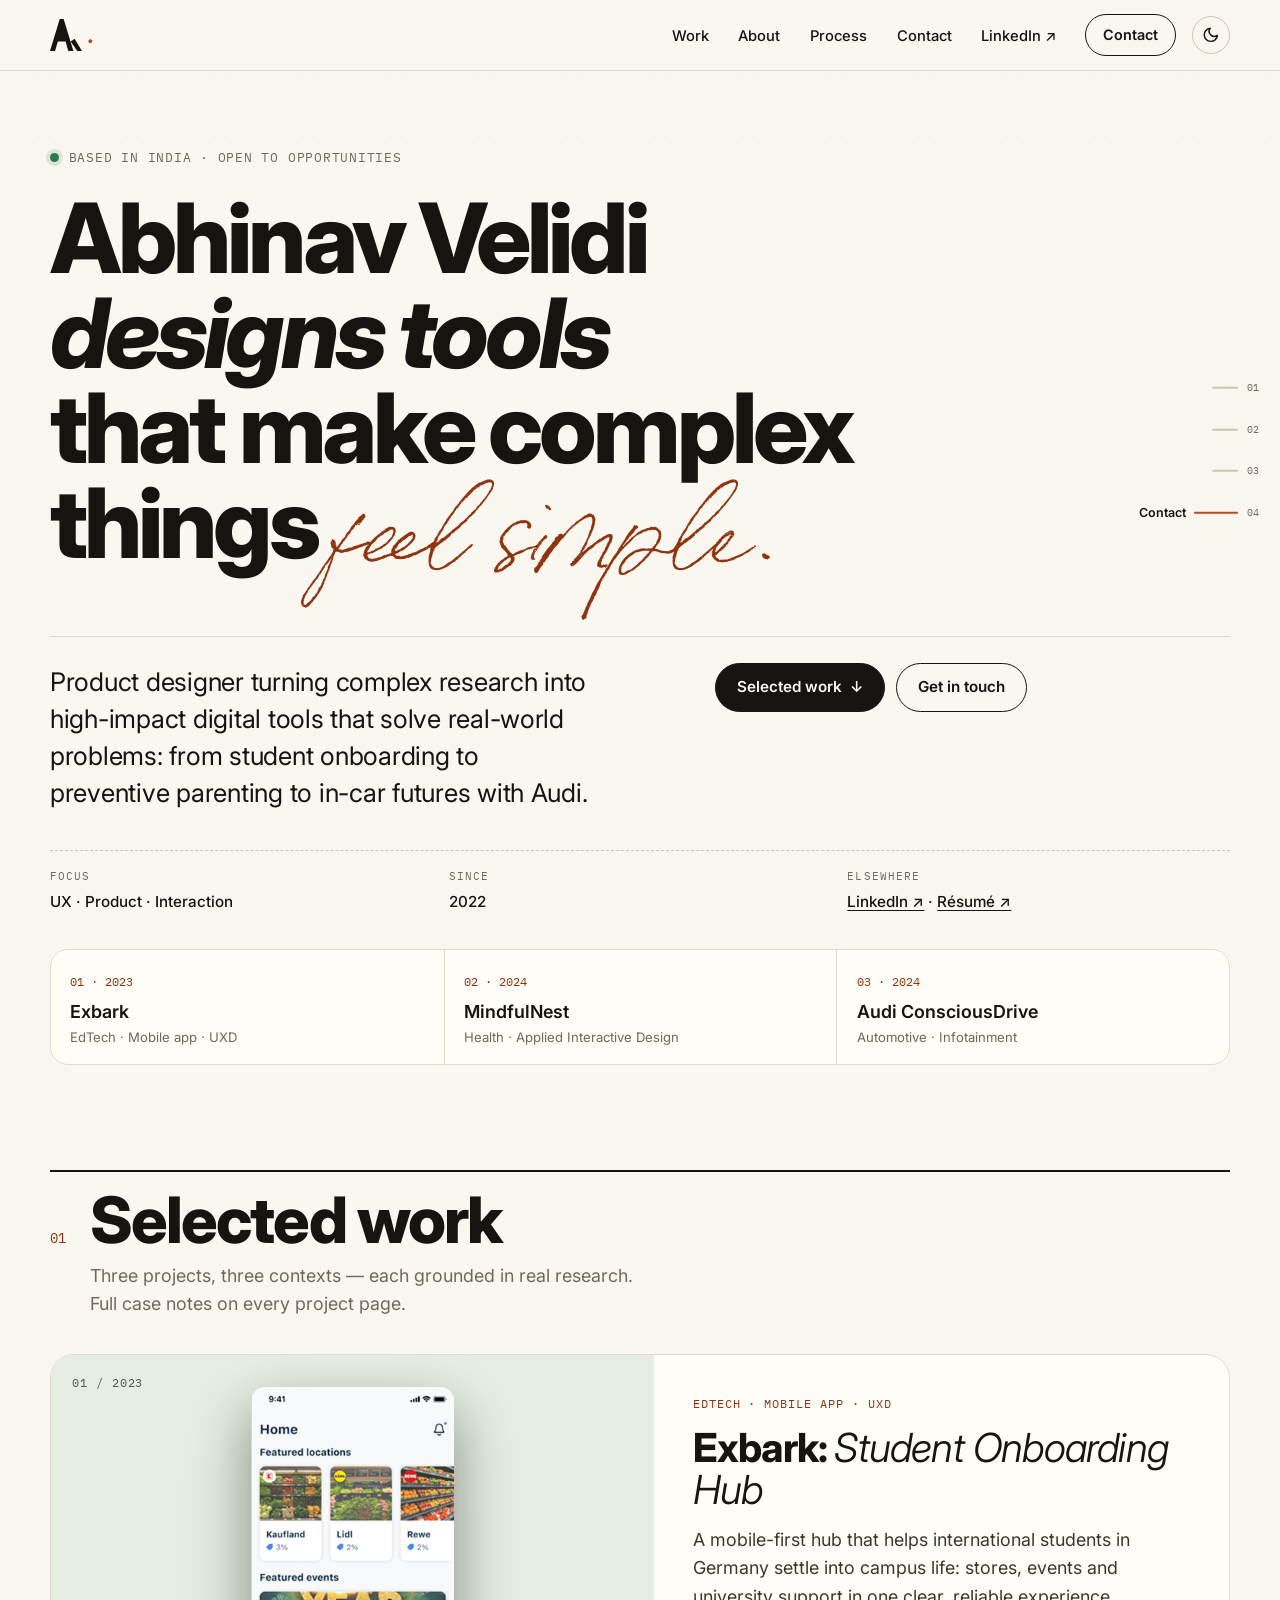
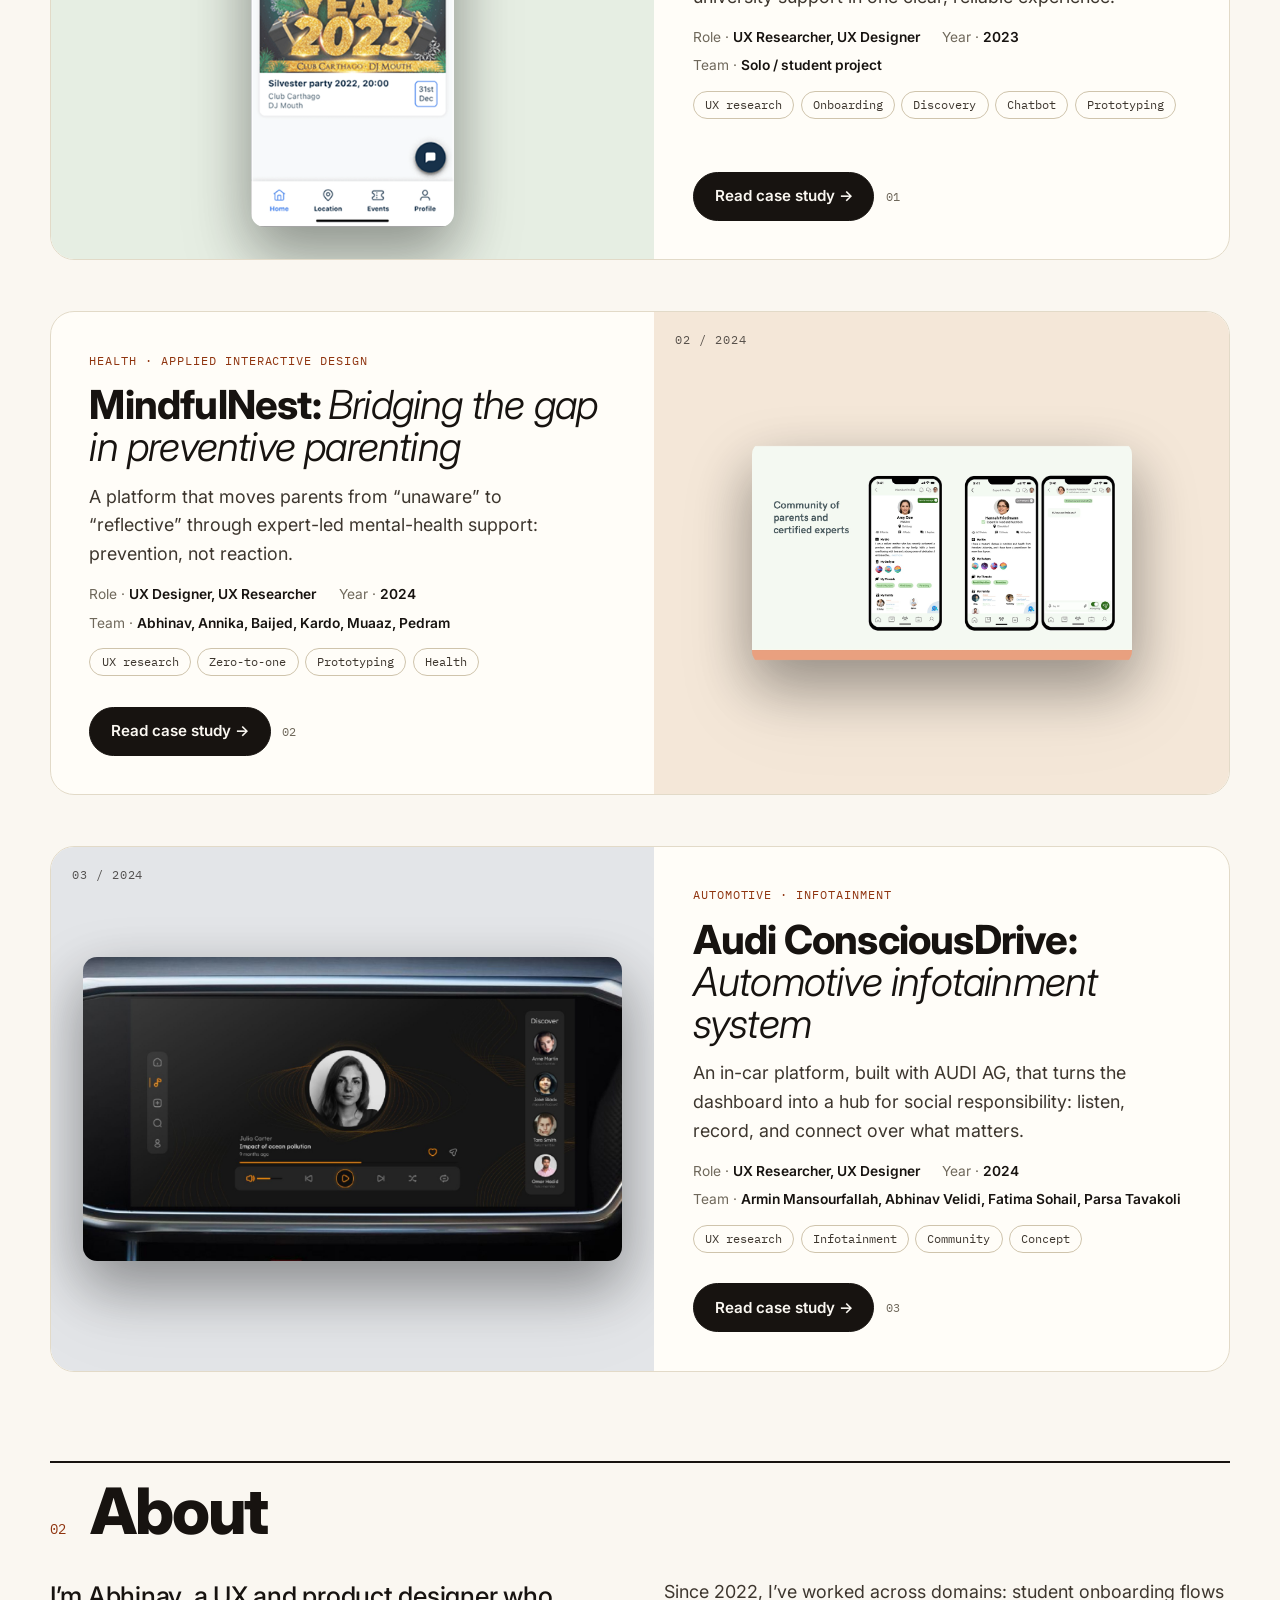
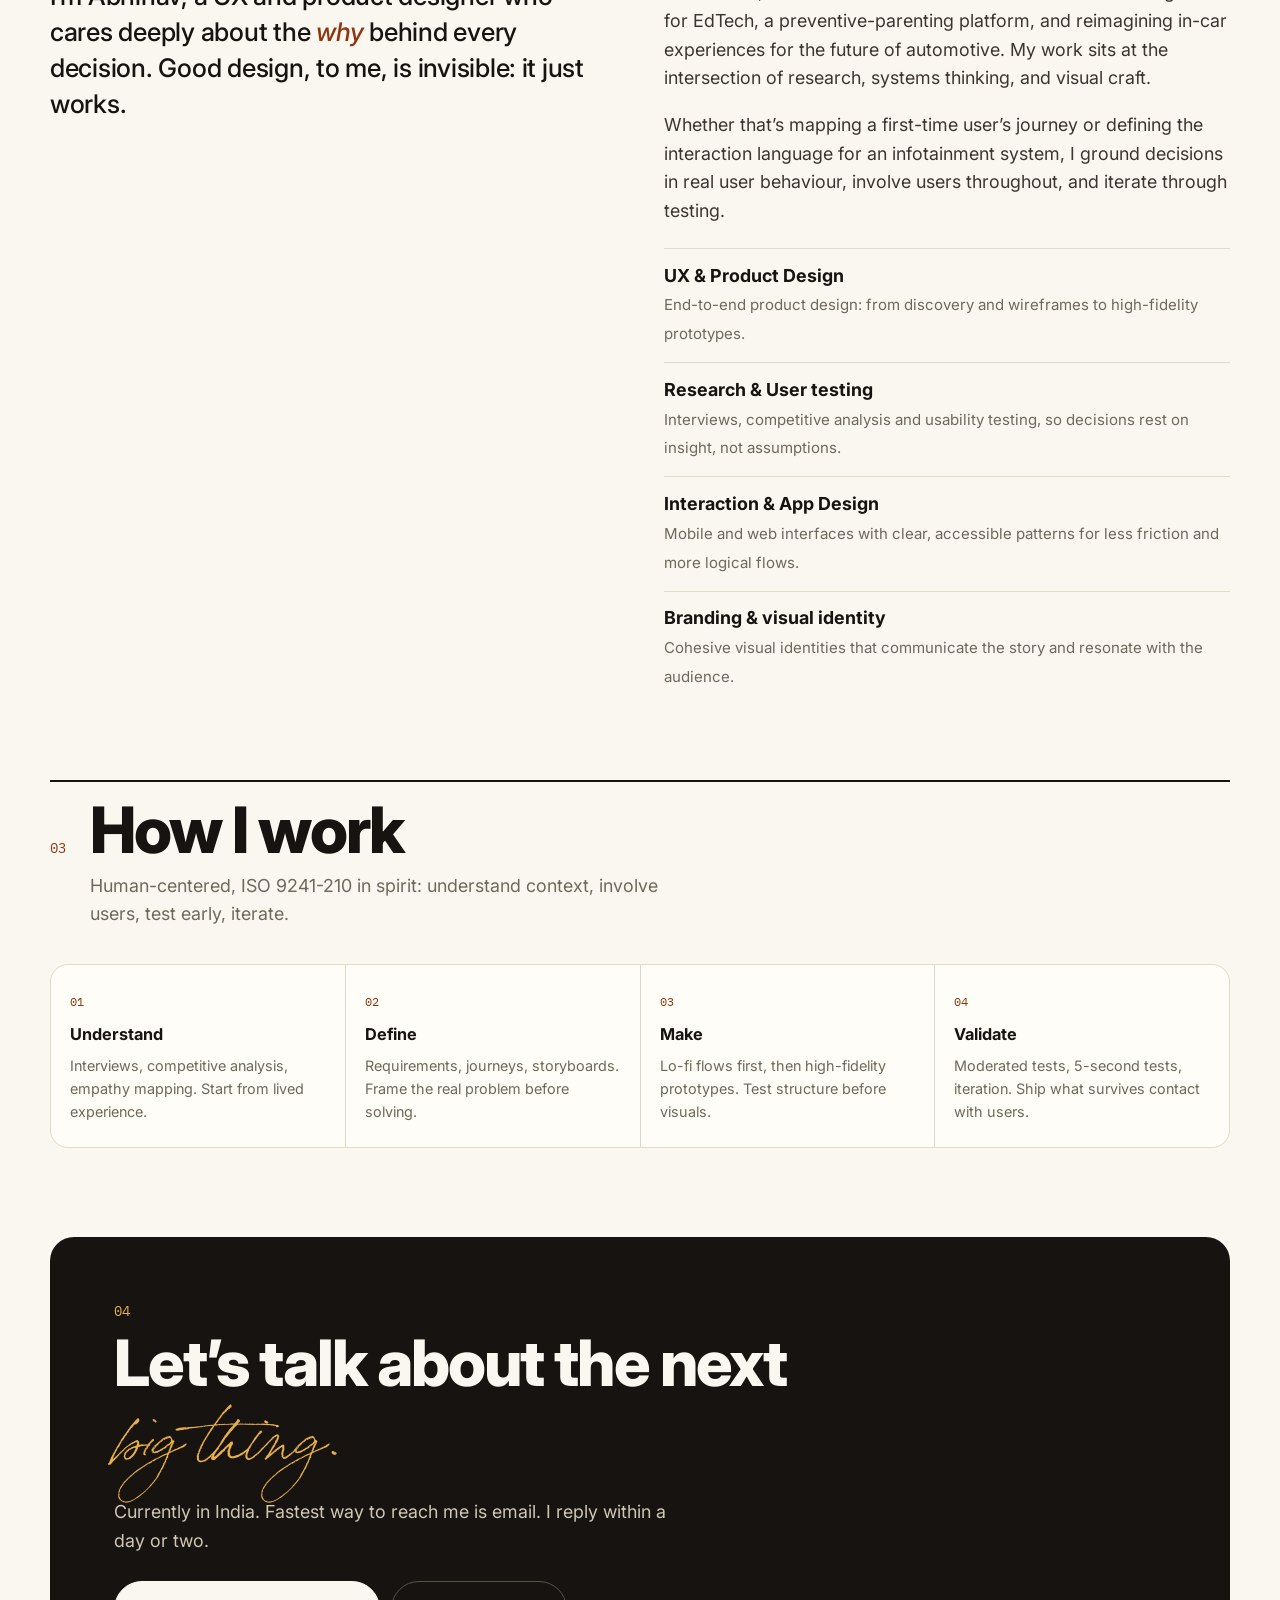
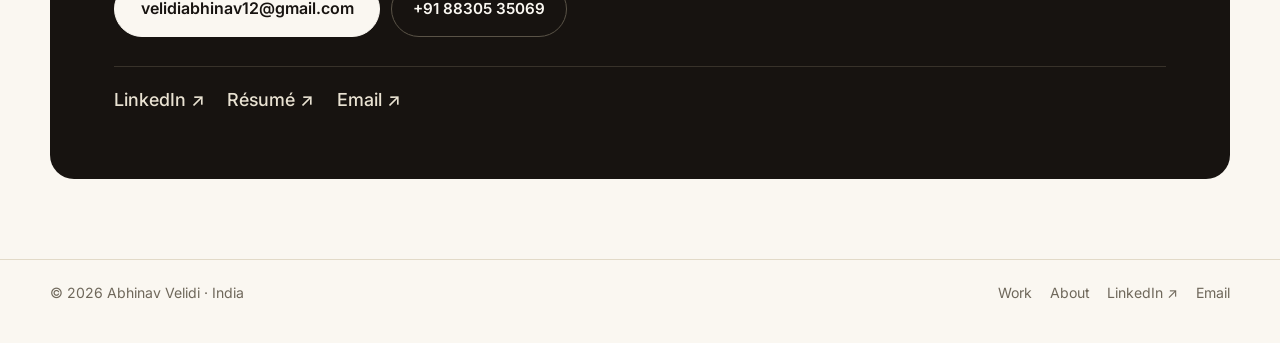
<file: index.html>
<!doctype html>
<html lang="en">
<head>
  <meta charset="utf-8" />
  <meta name="viewport" content="width=device-width, initial-scale=1" />
  <meta name="theme-color" content="#faf7f1" />
  <script>try{var t=null;try{t=localStorage.getItem("av-theme")}catch(e){}if(!t)t=(window.matchMedia&&matchMedia("(prefers-color-scheme: dark)").matches)?"dark":"light";document.documentElement.dataset.theme=t}catch(e){}</script>
  <title>Abhinav Velidi — Product Designer</title>
  <meta name="description" content="Abhinav Velidi is a UX and product designer based in India, turning complex research into high-impact digital tools." />
  <link rel="icon" type="image/svg+xml" href="assets/favicon.svg" />
  <meta property="og:title" content="Abhinav Velidi — Product Designer" />
  <meta property="og:description" content="Selected work in UX, product and interaction design — Exbark, MindfulNest, Audi ConsciousDrive." />
  <meta property="og:type" content="website" />
  <link rel="preconnect" href="https://fonts.googleapis.com" />
  <link rel="preconnect" href="https://fonts.gstatic.com" crossorigin />
  <link rel="preload" href="assets/fonts/bon-vivant-script.woff2" as="font" type="font/woff2" crossorigin />
  <link href="https://fonts.googleapis.com/css2?family=Inter:wght@400;500;600;700;800&family=IBM+Plex+Mono:wght@400;500&display=swap" rel="stylesheet" />
  <link rel="stylesheet" href="css/styles.css" />
</head>
<body>
  <div class="loader" id="loader" aria-hidden="true">
    <div class="loader-inner">
      <div class="loader-markrow">
        <svg class="loader-mark" viewBox="0 0 512 512"><g><path pathLength="1" d="M0 512 L156.098 0 L218.537 0 L374.634 512 L293.463 512 L249.756 358.4 L124.878 358.4 L81.171 512 Z M156.098 187.733 L187.317 281.6 L106.146 281.6 Z"/><path pathLength="1" d="M330.927 358.4 L437.073 512 L512 512 L393.366 315.733 Z"/></g></svg>
        <span class="loader-dot"></span>
      </div>
      <div class="loader-name">Abhinav Velidi</div>
      <div class="loader-bar"><span></span></div>
    </div>
  </div>
  <script src="js/loader.js"></script>
  <a class="skip" href="#main">Skip to content</a>
  <div id="site-nav"></div>

  <main id="main">
    <!-- HERO -->
    <header class="hero wrap" id="top">
      <p class="kicker reveal"><span class="dot" aria-hidden="true"></span><span id="availability">Based in India · Open to opportunities</span></p>
      <h1 class="display reveal">
        <span class="line">Abhinav Velidi</span>
        <span class="line line--italic">designs tools</span>
        <span class="line">that make complex</span>
        <span class="line">things <em>feel simple.</em></span>
      </h1>
      <div class="hero-grid">
        <p class="lede reveal">Product designer turning complex research into high-impact digital tools that solve real-world problems: from student onboarding to preventive parenting to in-car futures with Audi.</p>
        <div class="hero-actions reveal">
          <a class="btn btn--solid" href="#work">Selected work <span aria-hidden="true">↓</span></a>
          <a class="btn btn--ghost" href="#contact">Get in touch</a>
        </div>
        <dl class="hero-meta reveal" aria-label="At a glance">
          <div><dt>Focus</dt><dd>UX · Product · Interaction</dd></div>
          <div><dt>Since</dt><dd>2022</dd></div>
          <div><dt>Elsewhere</dt><dd><a href="https://www.linkedin.com/in/abhinav-velidi-108aa3253/" rel="noopener">LinkedIn ↗</a> · <a href="https://tinyurl.com/abhinav-velidi-resume" rel="noopener">Résumé ↗</a></dd></div>
        </dl>
      </div>
      <ol class="hero-index reveal" id="hero-index" aria-label="Selected projects index"></ol>
    </header>

    <!-- WORK -->
    <section class="wrap section" id="work" aria-labelledby="work-title">
      <div class="section-head reveal">
        <p class="section-no">01</p>
        <h2 id="work-title">Selected work</h2>
        <p class="section-note">Three projects, three contexts — each grounded in real research. Full case notes on every project page.</p>
      </div>
      <div id="project-list" class="work-list"></div>
    </section>

    <!-- ABOUT -->
    <section class="wrap section about" id="about" aria-labelledby="about-title">
      <div class="section-head reveal">
        <p class="section-no">02</p>
        <h2 id="about-title">About</h2>
      </div>
      <div class="about-grid">
        <p class="about-big reveal">I’m Abhinav, a UX and product designer who cares deeply about the <em>why</em> behind every decision. Good design, to me, is invisible: it just works.</p>
        <div class="about-copy reveal">
          <p>Since 2022, I’ve worked across domains: student onboarding flows for EdTech, a preventive-parenting platform, and reimagining in-car experiences for the future of automotive. My work sits at the intersection of research, systems thinking, and visual craft.</p>
          <p>Whether that’s mapping a first-time user’s journey or defining the interaction language for an infotainment system, I ground decisions in real user behaviour, involve users throughout, and iterate through testing.</p>
          <ul class="tick-list" id="services-list"></ul>
        </div>
      </div>
    </section>

    <!-- PROCESS -->
    <section class="wrap section process" id="process" aria-labelledby="process-title">
      <div class="section-head reveal">
        <p class="section-no">03</p>
        <h2 id="process-title">How I work</h2>
        <p class="section-note">Human-centered, ISO 9241-210 in spirit: understand context, involve users, test early, iterate.</p>
      </div>
      <ol class="process-grid" id="process-list"></ol>
    </section>

    <!-- CONTACT -->
    <section class="wrap section contact" id="contact" aria-labelledby="contact-title">
      <div class="contact-card reveal">
        <p class="section-no">04</p>
        <h2 id="contact-title">Let’s talk about the next <em>big thing.</em></h2>
        <p class="contact-sub">Currently in India. Fastest way to reach me is email. I reply within a day or two.</p>
        <div class="contact-actions">
          <a class="btn btn--solid btn--large" id="email-cta" href="mailto:velidiabhinav12@gmail.com">velidiabhinav12@gmail.com</a>
          <a class="btn btn--ghost" href="tel:+918830535069">+91 88305 35069</a>
        </div>
        <ul class="contact-links">
          <li><a href="https://www.linkedin.com/in/abhinav-velidi-108aa3253/" rel="noopener">LinkedIn ↗</a></li>
          <li><a href="https://tinyurl.com/abhinav-velidi-resume" rel="noopener">Résumé ↗</a></li>
          <li><a href="mailto:velidiabhinav12@gmail.com">Email ↗</a></li>
        </ul>
      </div>
    </section>
  </main>

  <div id="site-footer"></div>

  <script src="js/content.js"></script>
  <script src="js/components.js"></script>
  <script src="js/main.js"></script>
  <script src="js/cursor.js"></script>
  <script src="js/pixelfill.js"></script>
</body>
</html>
</file>
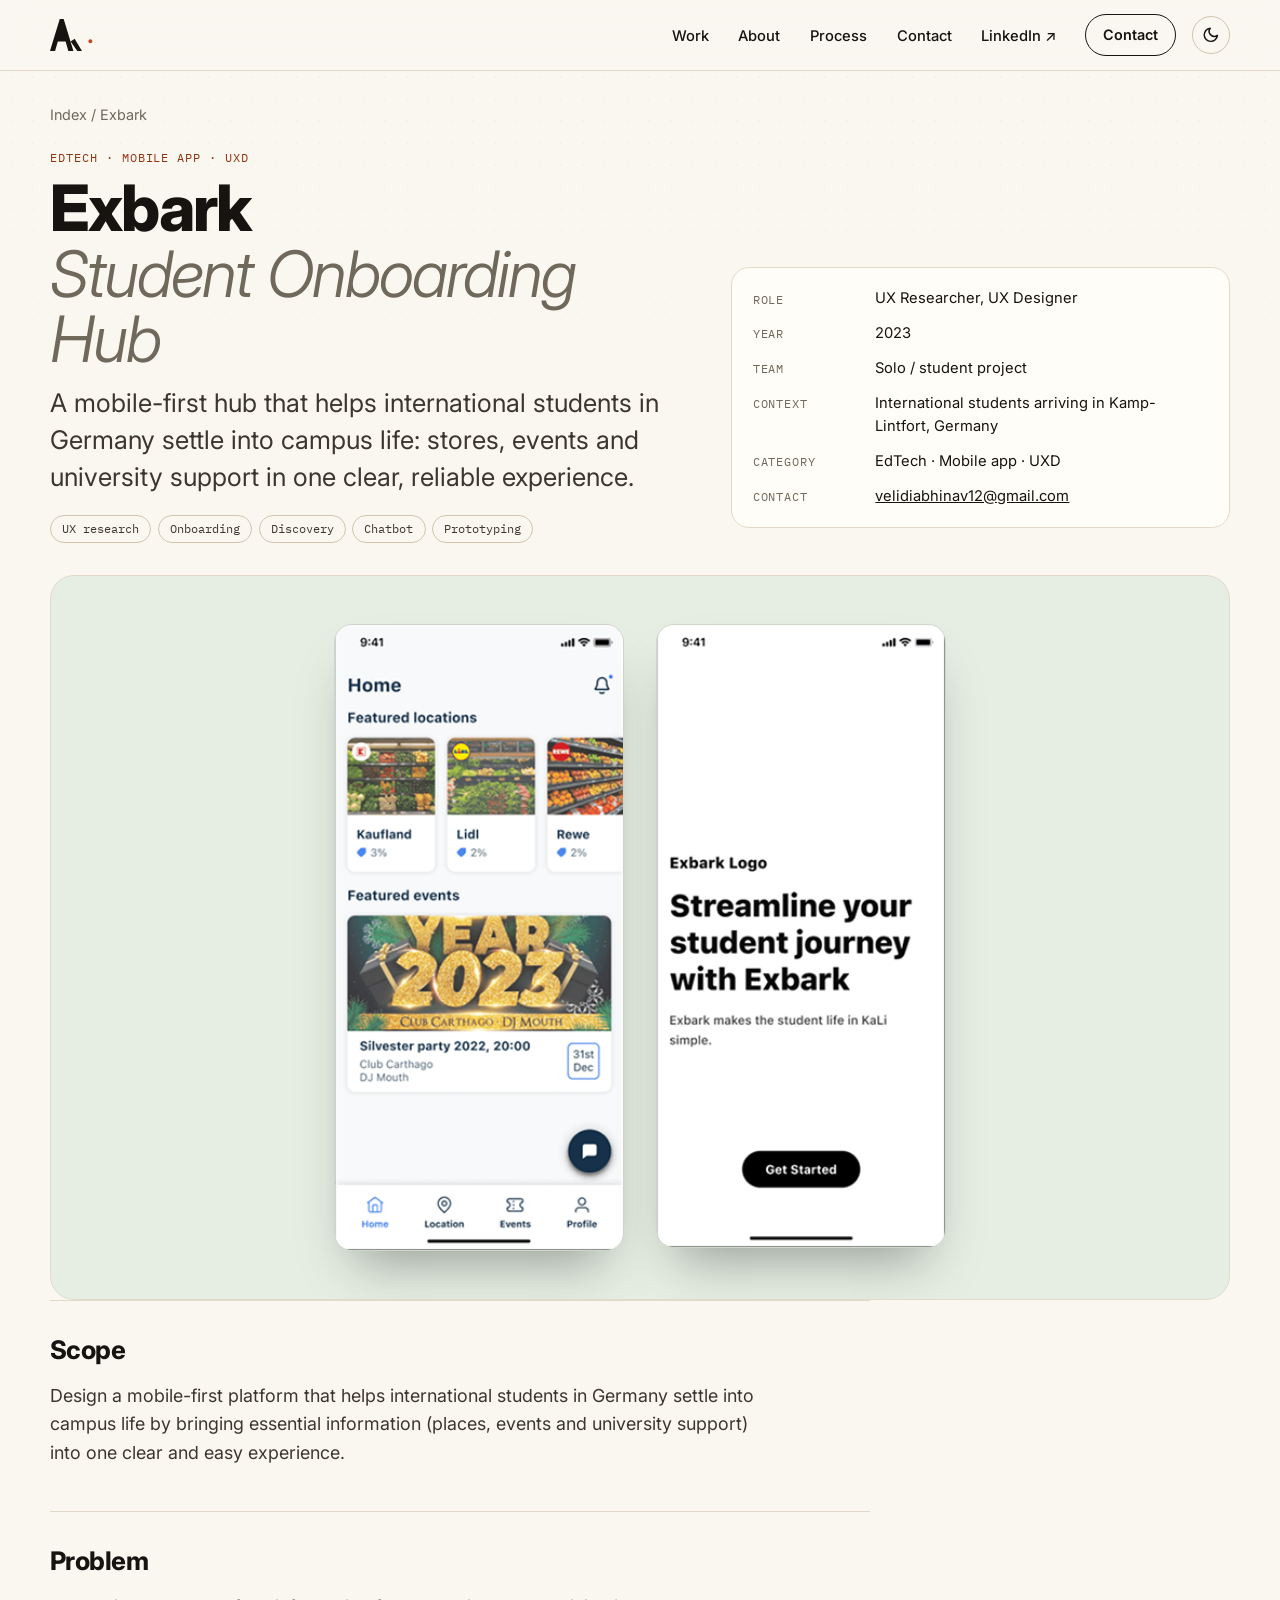
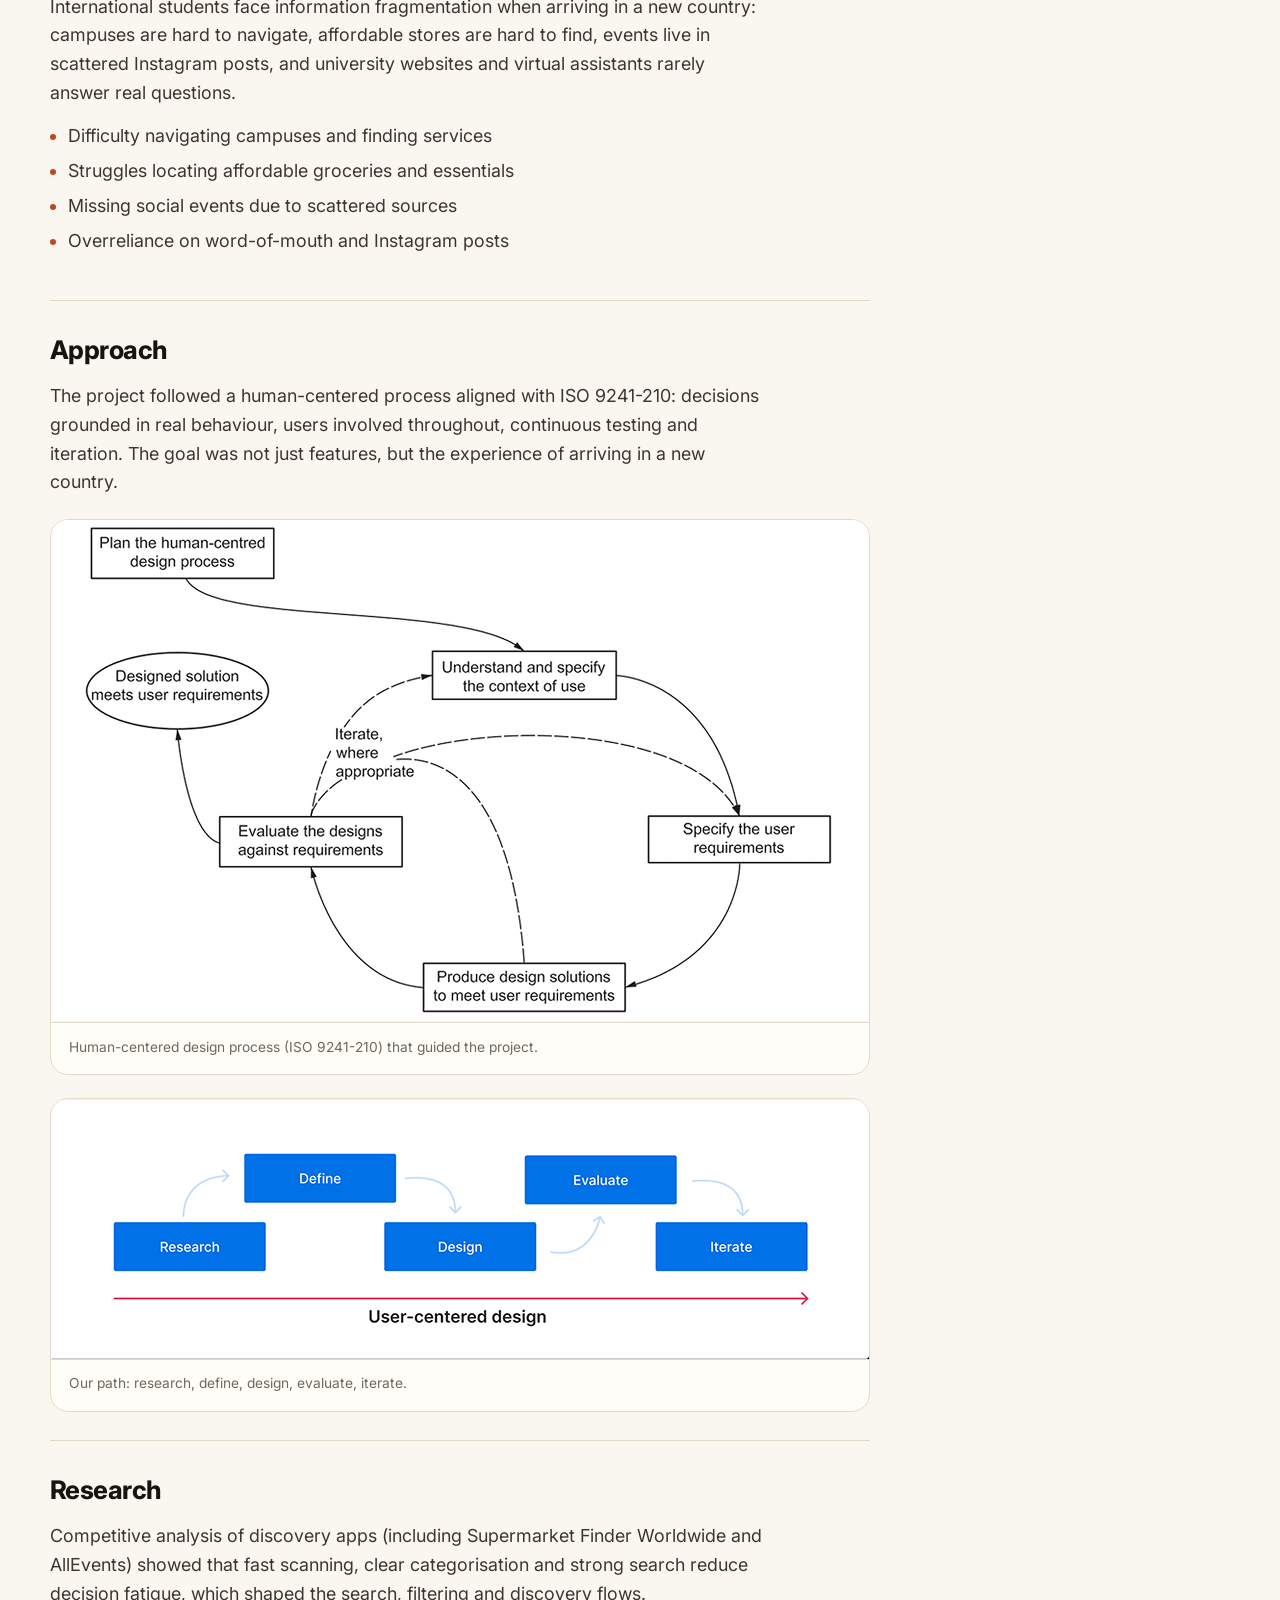
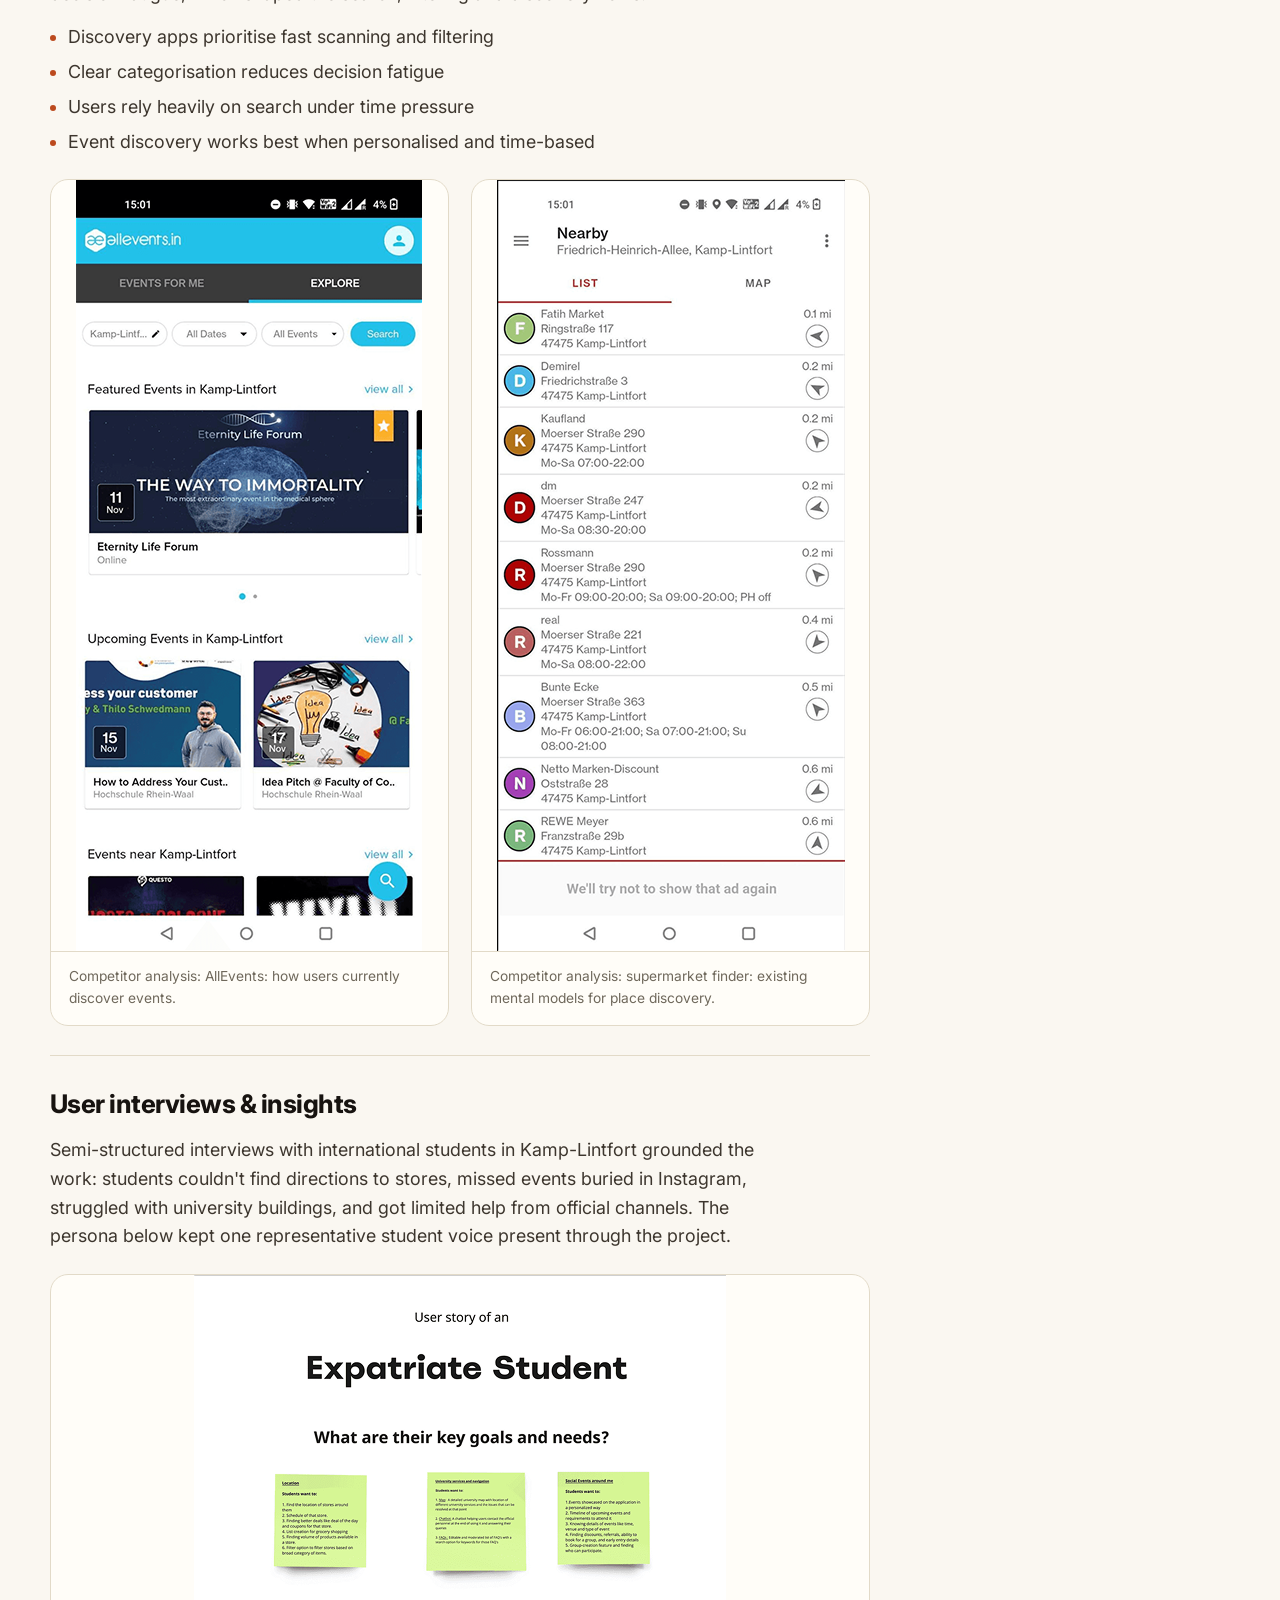
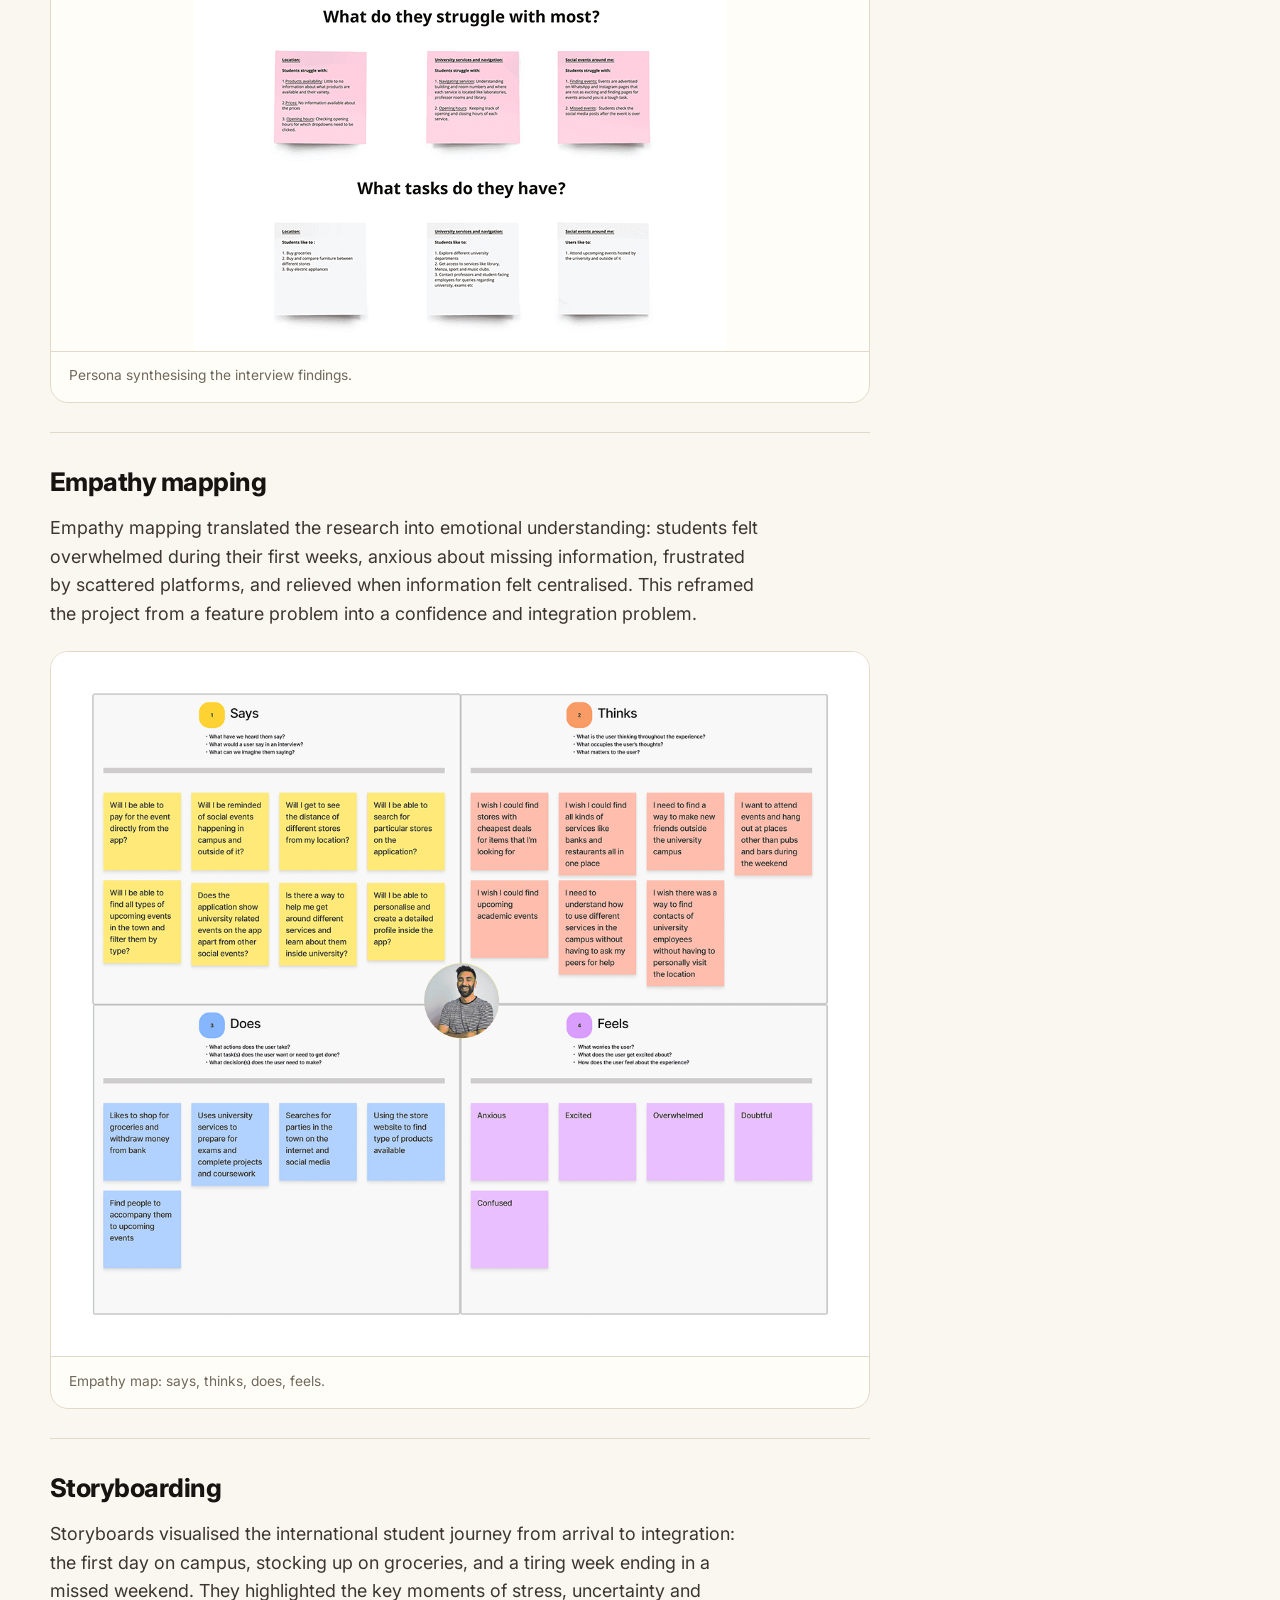
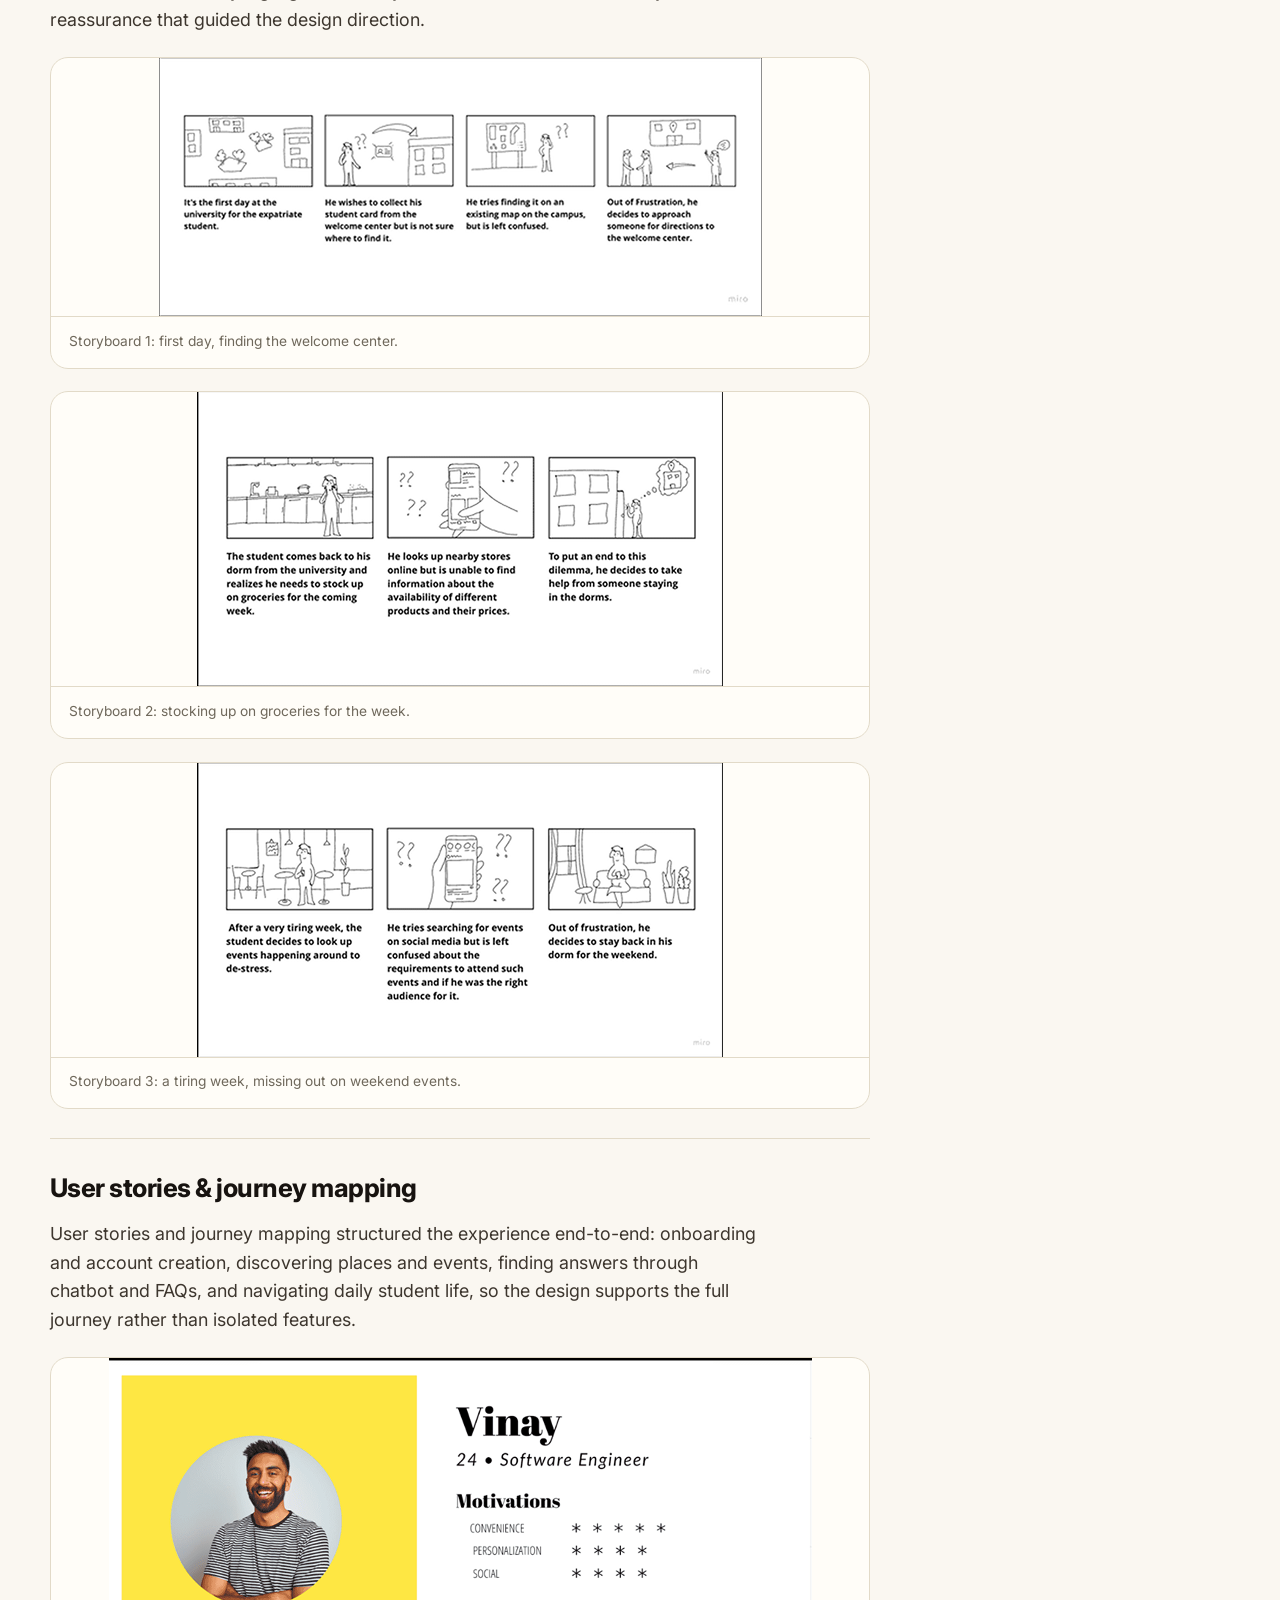
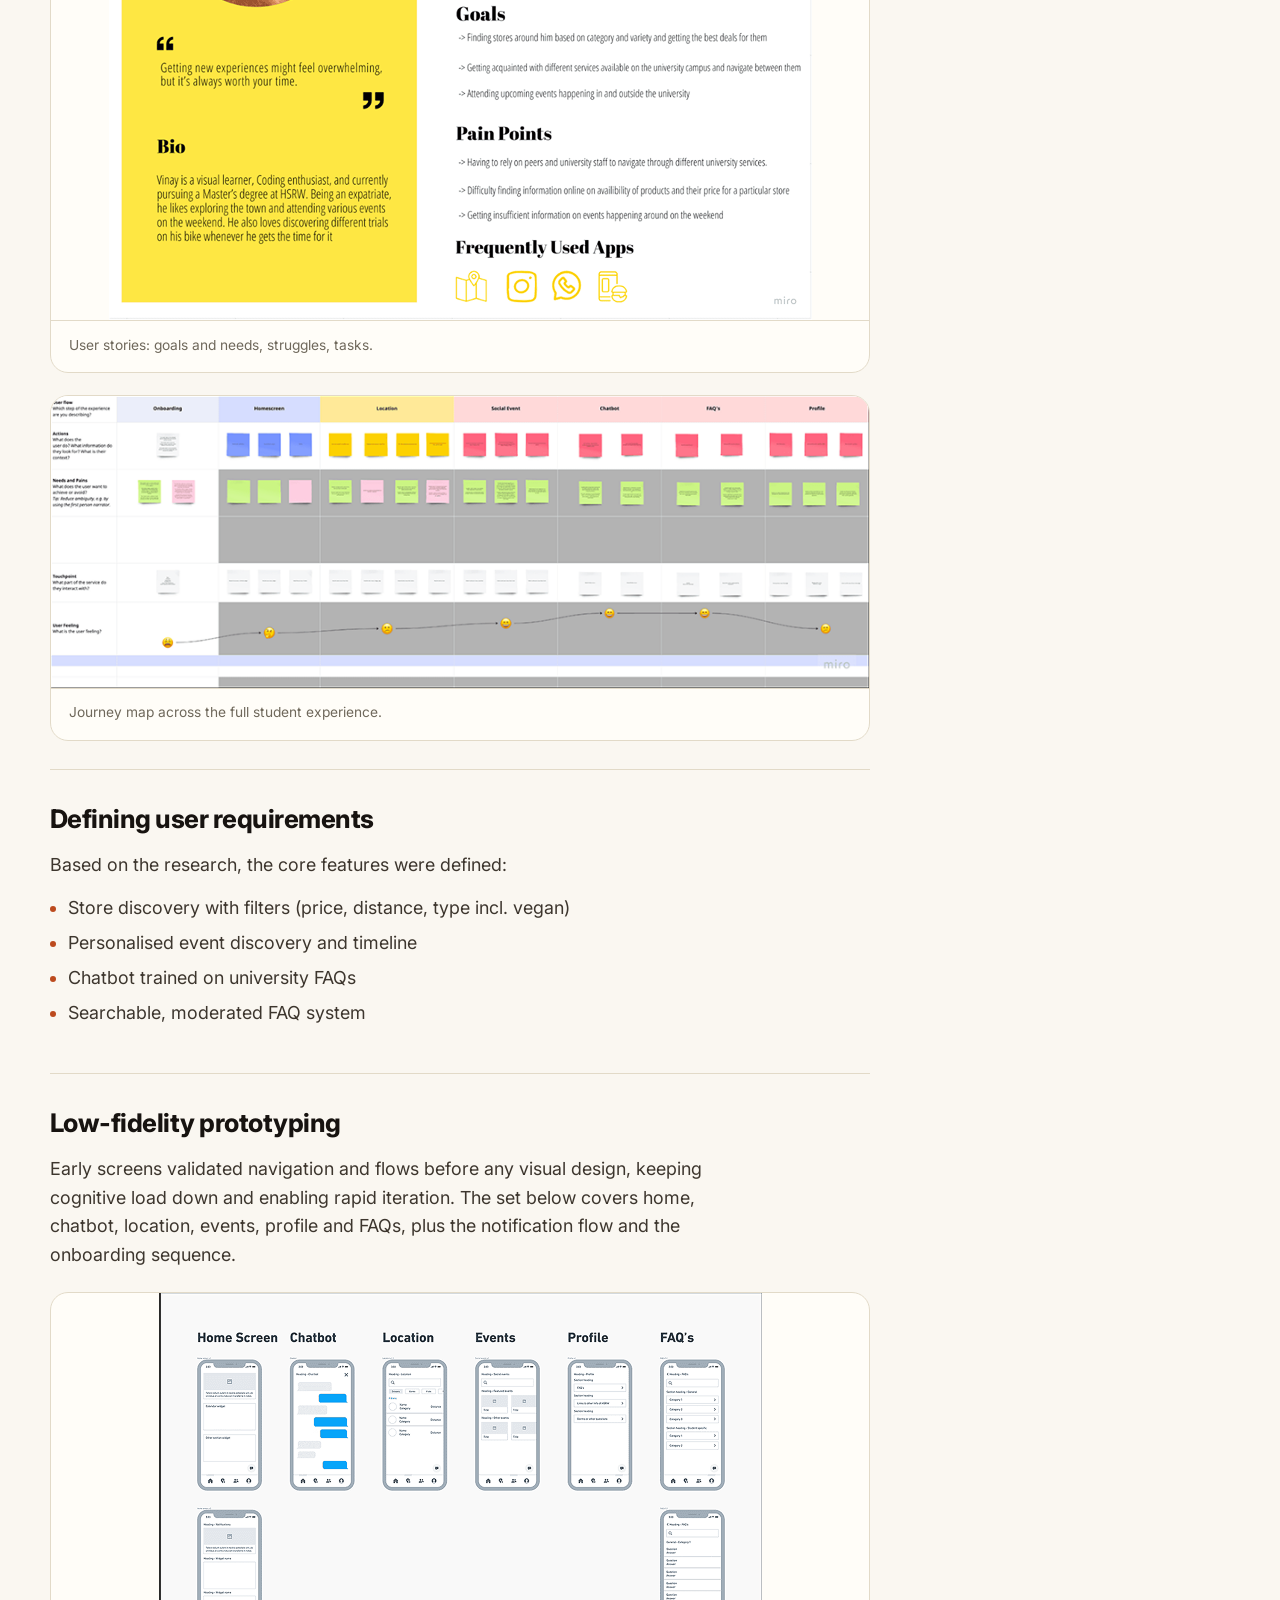
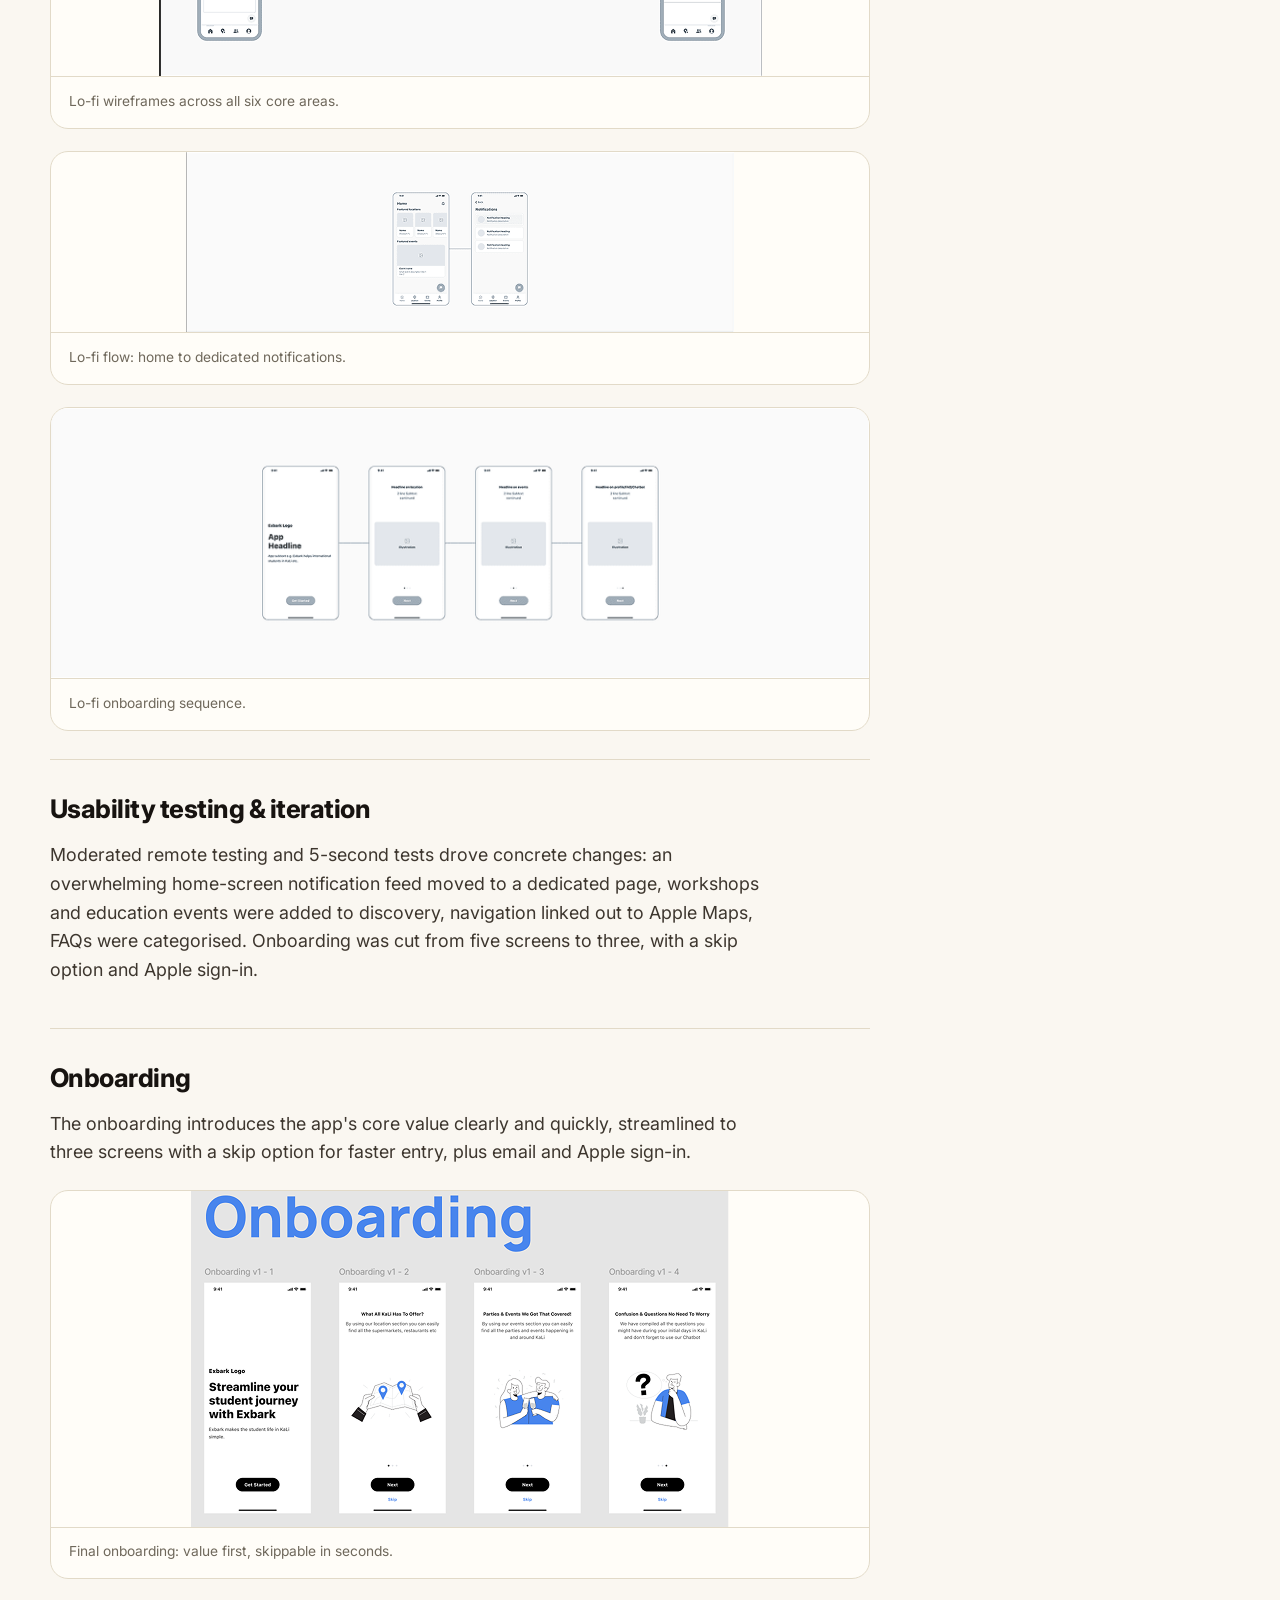
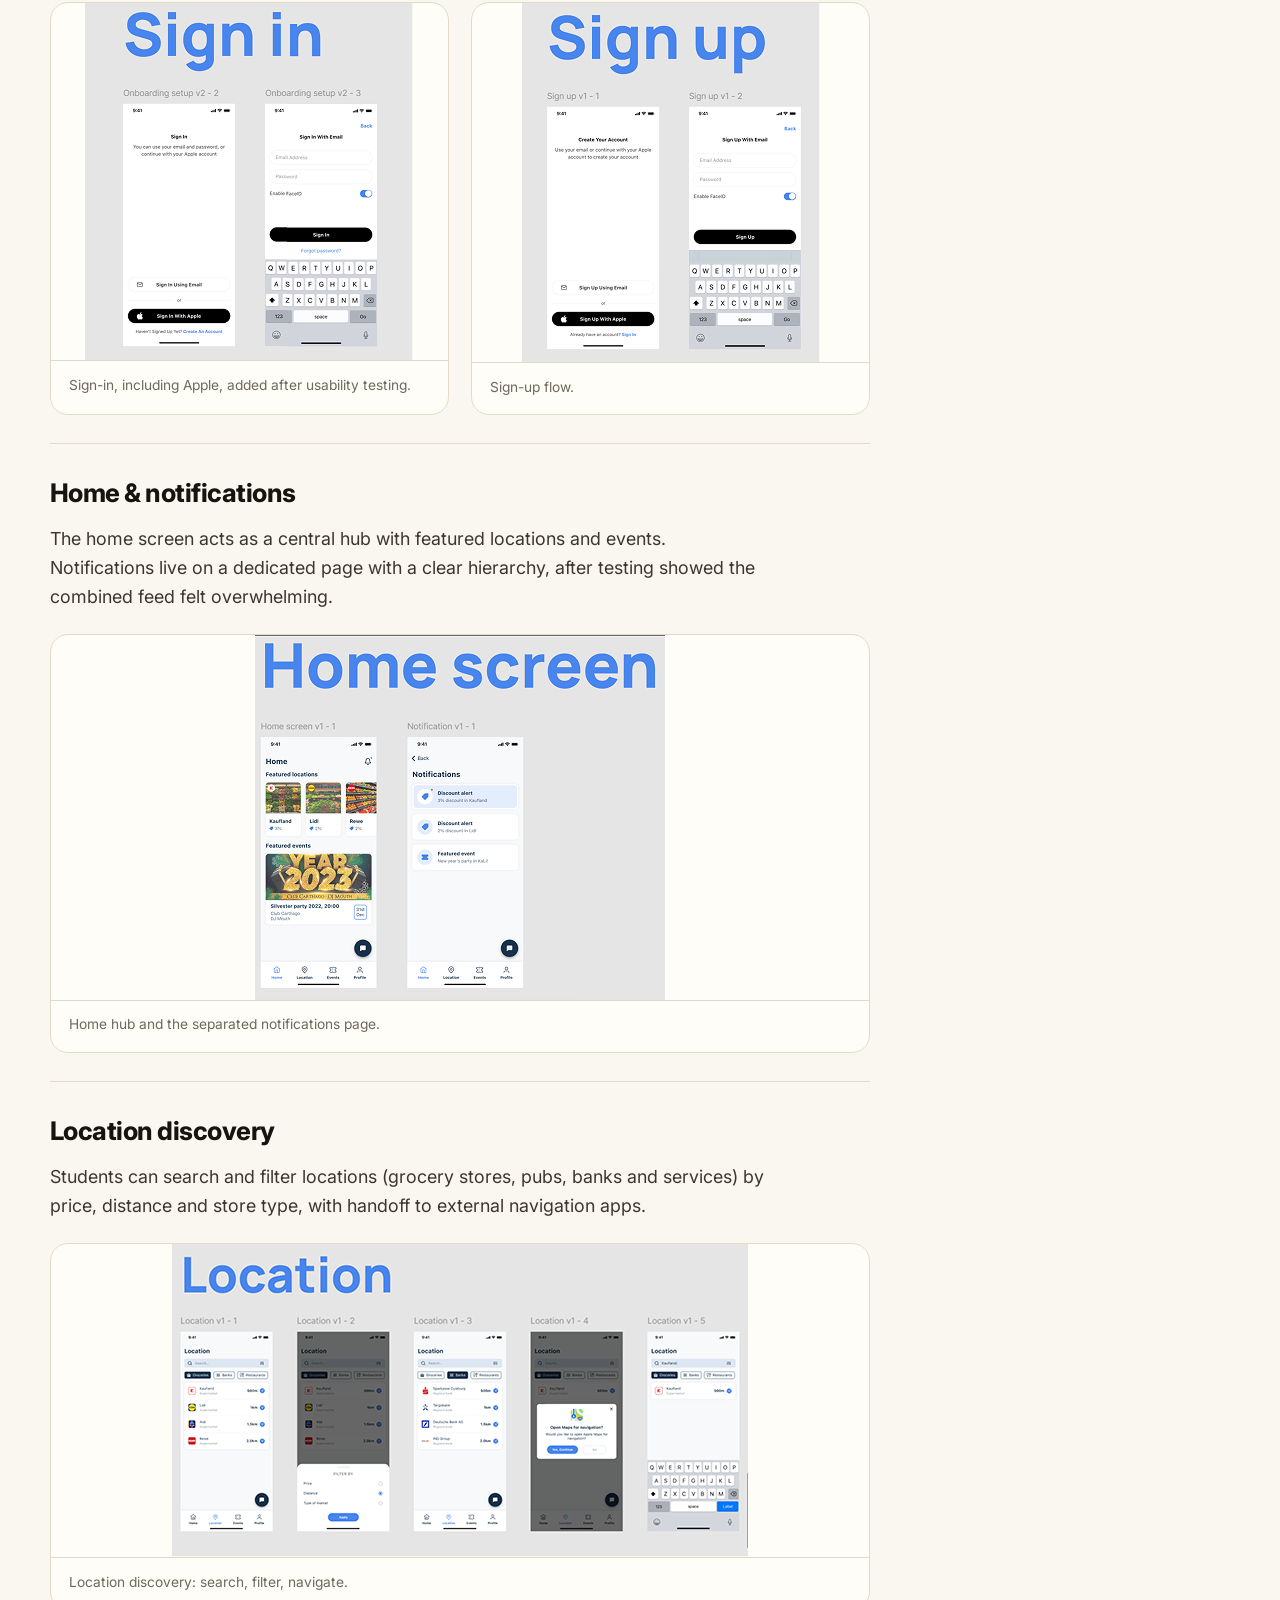
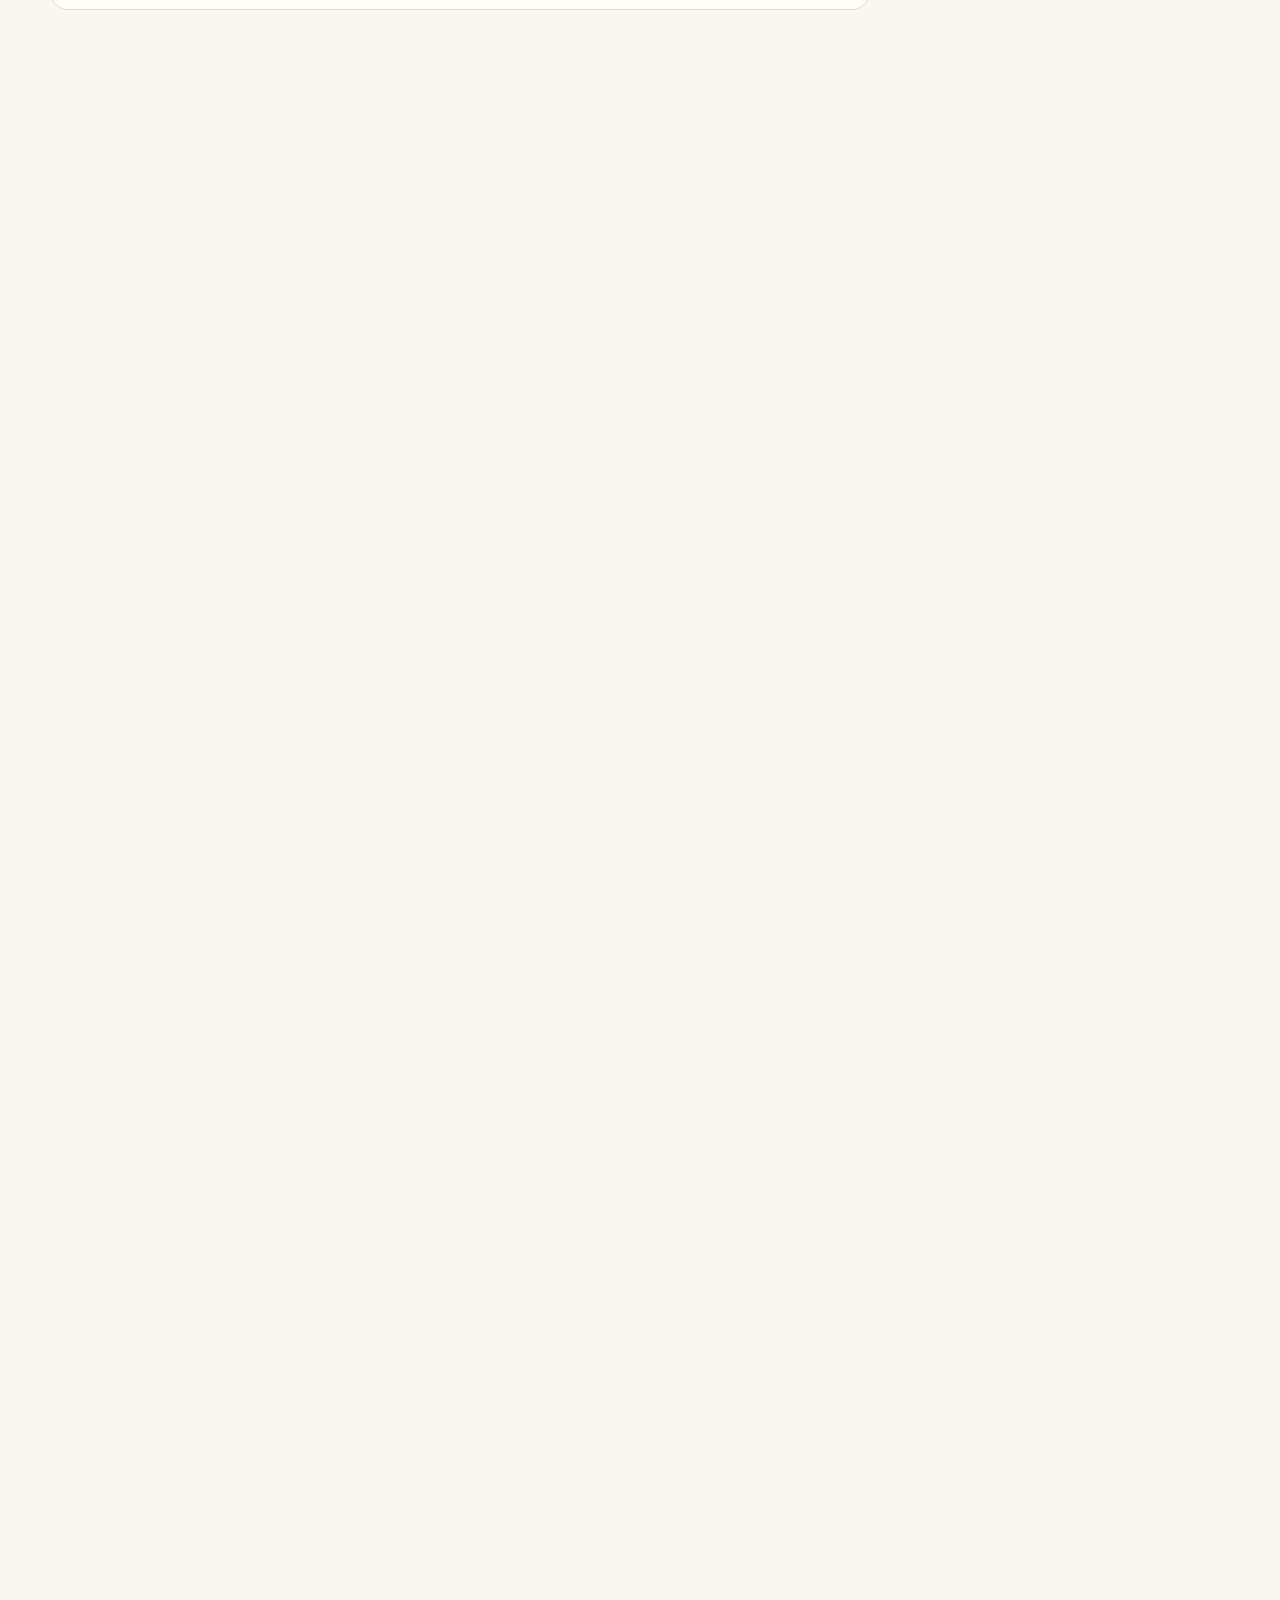
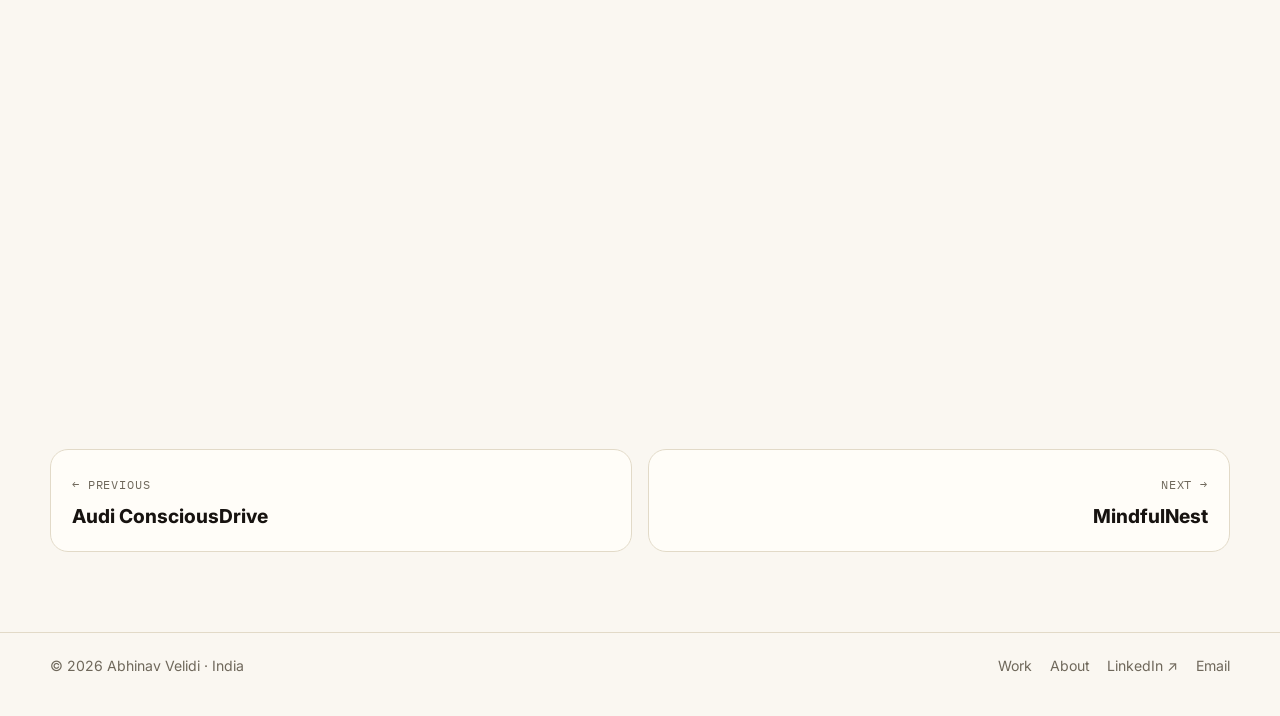
<file: project.html>
<!doctype html>
<html lang="en">
<head>
  <meta charset="utf-8" />
  <meta name="viewport" content="width=device-width, initial-scale=1" />
  <meta name="theme-color" content="#faf7f1" />
  <script>try{var t=null;try{t=localStorage.getItem("av-theme")}catch(e){}if(!t)t=(window.matchMedia&&matchMedia("(prefers-color-scheme: dark)").matches)?"dark":"light";document.documentElement.dataset.theme=t}catch(e){}</script>
  <title>Project — Abhinav Velidi</title>
  <meta name="description" content="Project case study by Abhinav Velidi, product designer." />
  <link rel="icon" type="image/svg+xml" href="assets/favicon.svg" />
  <link rel="preconnect" href="https://fonts.googleapis.com" />
  <link rel="preconnect" href="https://fonts.gstatic.com" crossorigin />
  <link href="https://fonts.googleapis.com/css2?family=Inter:wght@400;500;600;700;800&family=IBM+Plex+Mono:wght@400;500&display=swap" rel="stylesheet" />
  <link rel="stylesheet" href="css/styles.css" />
</head>
<body>
  <div class="loader" id="loader" aria-hidden="true">
    <div class="loader-inner">
      <div class="loader-markrow">
        <svg class="loader-mark" viewBox="0 0 512 512"><g><path pathLength="1" d="M0 512 L156.098 0 L218.537 0 L374.634 512 L293.463 512 L249.756 358.4 L124.878 358.4 L81.171 512 Z M156.098 187.733 L187.317 281.6 L106.146 281.6 Z"/><path pathLength="1" d="M330.927 358.4 L437.073 512 L512 512 L393.366 315.733 Z"/></g></svg>
        <span class="loader-dot"></span>
      </div>
      <div class="loader-name">Abhinav Velidi</div>
      <div class="loader-bar"><span></span></div>
    </div>
  </div>
  <script src="js/loader.js"></script>
  <a class="skip" href="#main">Skip to content</a>
  <div id="site-nav"></div>
  <main id="main" class="wrap">
    <nav class="crumbs reveal" aria-label="Breadcrumb"><a href="index.html">Index</a><span aria-hidden="true"> / </span><span id="crumb-current">Project</span></nav>
    <article id="case-study"><!-- rendered by js/project.js --></article>
    <nav class="prevnext" id="prev-next" aria-label="More projects"></nav>
  </main>
  <div id="site-footer"></div>
  <script src="js/content.js"></script>
  <script src="js/components.js"></script>
  <script src="js/project.js"></script>
  <script src="js/cursor.js"></script>
  <script src="js/pixelfill.js"></script>
</body>
</html>
</file>
<file: css/styles.css>
/* ============================================================
   Abhinav Velidi — editorial portfolio system
   Warm paper, near-black ink, one terracotta accent.
   Sans: Inter (body + all headings) · Meta: IBM Plex Mono
   Accent script: Bon Vivant Script (decorative words only)

   ⚠ LICENSING — READ BEFORE PRODUCTION:
   assets/fonts/bon-vivant-script.woff2 is Nicky Laatz's commercial
   "Bon Vivant Script". Free/demo copies are PERSONAL-USE ONLY —
   a portfolio advertising professional services counts as commercial
   use. The file mirrored here came from another studio's server and is
   staged as a visual comp ONLY. Before publishing: buy the webfont
   license (≈$22: nickylaatz.com, Creative Market, MyFonts or Fontspring)
   and drop the licensed .woff2 over this file (same filename, no code
   changes needed) — or swap --font-script to a free OFL script such as
   "Great Vibes" / "Allura" / "Pinyon Script" from Google Fonts.
   ============================================================ */
@font-face {
  font-family: "Bon Vivant Script";
  src: url("../assets/fonts/bon-vivant-script.woff2") format("woff2");
  font-weight: 400;
  font-style: normal;
  font-display: swap;
}
:root {
  --paper: #faf7f1;
  --paper-2: #f3eee3;
  --ink: #171310;
  --ink-soft: #3d362e;
  --muted: #6f685b;
  --line: #e2dac8;
  --line-strong: #cfc4ac;
  --accent: #bc4a1e;
  --accent-ink: #8f340f;
  --card: #fffdf8;
  --radius: 18px;
  --wrap: 1180px;
  --font-display: "Inter", -apple-system, "Segoe UI", Helvetica, Arial, sans-serif;
  --font-body: "Inter", -apple-system, "Segoe UI", Helvetica, Arial, sans-serif;
  --font-script: "Bon Vivant Script", "Snell Roundhand", "Brush Script MT", cursive;
  --font-mono: "IBM Plex Mono", ui-monospace, monospace;
  --step-0: clamp(1rem, 0.96rem + 0.2vw, 1.125rem);
  --step-1: clamp(1.25rem, 1.1rem + 0.7vw, 1.6rem);
  --step-2: clamp(1.7rem, 1.35rem + 1.6vw, 2.5rem);
  --step-3: clamp(2.4rem, 1.7rem + 3.2vw, 4rem);
  --step-4: clamp(3rem, 1.9rem + 5.2vw, 6.2rem);
}
/* Dark mode: same system, inverted warmth. Toggled via [data-theme]
   on <html> (see the boot script in <head> + the nav toggle). */
[data-theme="dark"] {
  --paper: #161210;
  --paper-2: #201a16;
  --ink: #f2ebdd;
  --ink-soft: #d6cdbb;
  --muted: #a79d8a;
  --line: #322a23;
  --line-strong: #4a3f33;
  --accent: #e0682f;
  --accent-ink: #ed9a63;
  --card: #1d1815;
}
[data-theme="dark"] body::before {
  background-image: radial-gradient(rgba(242,235,221,0.05) 1px, transparent 1px);
}
/* Keep the contact card distinctly dark in both modes — and re-pin every
   text/button color inside it that references flippable tokens. */
[data-theme="dark"] .contact-card { background: #211c17; border: 1px solid var(--line); color: var(--ink); }
[data-theme="dark"] .contact-card .btn--solid { background-color: var(--ink); border-color: var(--ink); color: var(--paper); }
[data-theme="dark"] .contact-card .btn--solid:hover { background-color: #e8b04b; border-color: #e8b04b; color: #161210; }
[data-theme="dark"] .contact-card .btn--ghost { color: var(--ink); }
[data-theme="dark"] .skip { color: #161210; }
[data-theme="dark"] ::selection { color: #161210; }
/* Gently dim photography so it sits in the dark page, never inverts. */
[data-theme="dark"] .case-figure img,
[data-theme="dark"] .cover--img,
[data-theme="dark"] .hero-shot { filter: brightness(0.93) saturate(0.96); }
/* Theme toggle (sun/moon). Icon swaps with the active theme. */
.theme-btn {
  display: inline-flex; align-items: center; justify-content: center;
  width: 2.4rem; height: 2.4rem; flex: none;
  border-radius: 50%; border: 1px solid var(--line-strong);
  background: transparent; color: var(--ink); cursor: pointer;
}
.theme-btn:hover { background: var(--paper-2); }
.theme-btn:focus-visible { outline: 2px solid var(--accent); outline-offset: 3px; }
.theme-btn svg { width: 1.1rem; height: 1.1rem; }
.theme-btn .icon-sun { display: none; }
[data-theme="dark"] .theme-btn .icon-sun { display: block; }
[data-theme="dark"] .theme-btn .icon-moon { display: none; }

*, *::before, *::after { box-sizing: border-box; }
html { scroll-behavior: smooth; }
body {
  margin: 0;
  background: var(--paper);
  color: var(--ink);
  font-family: var(--font-body);
  font-size: var(--step-0);
  line-height: 1.6;
  -webkit-font-smoothing: antialiased;
}
/* ---------- Brand loader: mark draws in, dot pops, panel lifts ----------
   Full sequence on first view per session, quick fade on repeats
   (.quick), skipped under reduced motion (see js/loader.js). A CSS
   failsafe hides the panel even if the script never runs. */
.loader {
  position: fixed; inset: 0; z-index: 300;
  display: grid; place-items: center;
  background: var(--paper); color: var(--ink);
  animation: loader-kill 0.5s ease 4s forwards;
}
@keyframes loader-kill { to { opacity: 0; visibility: hidden; } }
.loader-inner {
  display: flex; flex-direction: column; align-items: center; gap: 1.1rem;
  transition: opacity 0.3s ease;
}
.loader-markrow { display: flex; align-items: flex-end; gap: 0.7rem; }
.loader-mark { height: 76px; width: auto; }
.loader-mark path {
  fill: transparent; stroke: var(--ink); stroke-width: 16;
  stroke-dasharray: 1; stroke-dashoffset: 1;
  animation: loader-draw 0.9s 0.1s ease forwards, loader-fillin 0.5s 0.75s forwards;
}
@keyframes loader-draw { to { stroke-dashoffset: 0; } }
@keyframes loader-fillin { to { fill: var(--ink); stroke: transparent; } }
.loader-dot {
  width: 15px; height: 15px; border-radius: 50%; background: var(--accent);
  margin-bottom: 9px; transform: scale(0);
  animation: loader-pop 0.45s 0.7s cubic-bezier(0.2, 1.4, 0.4, 1) forwards;
}
@keyframes loader-pop { to { transform: scale(1); } }
.loader-name {
  font-family: var(--font-mono); font-size: 0.68rem; letter-spacing: 0.42em;
  text-indent: 0.42em; text-transform: uppercase; color: var(--muted);
  opacity: 0; animation: loader-fadein 0.6s 0.55s ease forwards;
}
@keyframes loader-fadein { to { opacity: 1; } }
.loader-bar { width: 128px; height: 2px; border-radius: 2px; background: var(--line); overflow: hidden; }
.loader-bar span {
  display: block; width: 100%; height: 100%; background: var(--accent);
  transform: scaleX(0); transform-origin: left;
  animation: loader-sweep 0.9s 0.15s ease forwards;
}
@keyframes loader-sweep { to { transform: scaleX(1); } }
.loader.quick .loader-mark path { animation-duration: 0.35s, 0.25s; animation-delay: 0s, 0.25s; }
.loader.quick .loader-dot { animation-duration: 0.25s; animation-delay: 0.2s; }
.loader.quick .loader-name { animation-duration: 0.3s; animation-delay: 0.15s; }
.loader.quick .loader-bar span { animation-duration: 0.28s; animation-delay: 0s; }
.loader.done { transform: translateY(-100%); transition: transform 0.65s cubic-bezier(0.7, 0, 0.3, 1) 0.05s; animation: none; }
.loader.done .loader-inner, .loader.done .loader-bar { opacity: 0; }
/* subtle paper grain, no blobs / no gradients-as-decoration */
body::before {
  content: "";
  position: fixed; inset: 0;
  pointer-events: none; z-index: 0; opacity: 0.5;
  background-image: radial-gradient(rgba(23,19,16,0.055) 1px, transparent 1px);
  background-size: 22px 22px;
  mask-image: linear-gradient(to bottom, black, transparent 60%);
}
main, #site-footer { position: relative; z-index: 1; }
/* The nav (and its full-screen menu layer) must sit above main content:
   give the mount its own stacking context above the page. */
#site-nav { position: relative; z-index: 60; }

::selection { background: var(--accent); color: #fff; }
a { color: inherit; }
a:focus-visible { outline: 2px solid var(--accent); outline-offset: 3px; }
img, svg { display: block; max-width: 100%; }

.wrap { width: min(var(--wrap), 100% - 2.5rem); margin-inline: auto; }
.skip {
  position: absolute; left: 1rem; top: -4rem; z-index: 99;
  background: var(--ink); color: #fff; padding: 0.6rem 1rem; border-radius: 8px;
  transition: top 0.2s ease;
}
.skip:focus { top: 1rem; }

/* ---------- Navigation ---------- */
.nav {
  position: sticky; top: 0; z-index: 50;
  backdrop-filter: blur(12px);
  background: color-mix(in srgb, var(--paper) 86%, transparent);
  border-bottom: 1px solid var(--line);
}
.nav-inner {
  width: min(var(--wrap), 100% - 2.5rem); margin-inline: auto;
  display: flex; align-items: center; gap: 1rem;
  padding: 0.85rem 0;
}
.wordmark {
  font-family: var(--font-display); font-weight: 800; font-size: 1.35rem;
  letter-spacing: -0.01em; text-decoration: none; margin-right: auto; color: var(--ink);
  display: inline-flex; align-items: center; gap: 0.3rem;
}
.wordmark .wm-dot { color: var(--accent); }
.brand-mark { height: 2rem; width: auto; flex: none; color: var(--ink); }
.nav-links { display: flex; align-items: center; gap: 0.25rem; list-style: none; margin: 0; padding: 0; }
.nav-links a {
  text-decoration: none; font-size: 0.92rem; font-weight: 500;
  padding: 0.5rem 0.8rem; border-radius: 999px;
}
.nav-links a:hover { background: var(--paper-2); }
.nav-links a:focus-visible, .btn:focus-visible, .wordmark:focus-visible {
  outline: 2px solid var(--accent); outline-offset: 3px;
}
.nav-cta {
  text-decoration: none; font-weight: 600; font-size: 0.9rem;
  border: 1px solid var(--ink); border-radius: 999px; padding: 0.55rem 1.05rem;
}
.nav-cta:hover { background: var(--ink); color: var(--paper); }
.menu-btn {
  display: none; margin-left: auto;
  font: inherit; font-weight: 600; background: none; cursor: pointer;
  border: 1px solid var(--line-strong); border-radius: 999px; padding: 0.5rem 1rem;
}

/* ---------- Mobile menu overlay (full-screen layer above the page) -------
   Hidden on desktop; under 640px it drops over the whole viewport with its
   own header, large section links and contact block. Sits above the sticky
   nav (z-index 50) and page content, below the loader (300). */
.menu-overlay { display: none; }
body.menu-open { overflow: hidden; }

/* ---------- Hero ---------- */
.hero { padding: clamp(3rem, 6vw, 5.5rem) 0 1rem; }
.kicker {
  font-family: var(--font-mono); font-size: 0.8rem; letter-spacing: 0.06em;
  text-transform: uppercase; color: var(--muted);
  display: flex; align-items: center; gap: 0.6rem; margin: 0 0 1.4rem;
}
.dot { width: 9px; height: 9px; border-radius: 50%; background: #2e7d4f; box-shadow: 0 0 0 4px rgba(46,125,79,0.15); }
.display {
  font-family: var(--font-display);
  font-size: var(--step-4);
  line-height: 0.98; letter-spacing: -0.04em; font-weight: 800;
  margin: 0 0 1.8rem; max-width: 14ch;
  padding-bottom: 0.06em; /* room for script-accent descenders */
}
.display .line { display: block; }
.display .line--italic { font-style: italic; font-weight: 800; color: var(--ink); }
.display em { font-style: italic; color: var(--accent-ink); }
/* Decorative script accents — the ONLY place Bon Vivant is used. */
.font-script,
.display em,
.contact-card h2 em {
  font-family: var(--font-script);
  font-weight: 400;
  font-style: normal;
  letter-spacing: 0;
  font-feature-settings: "liga" 1, "dlig" 1;
}
.display em { font-size: 1.14em; padding-right: 0.08em; }
.contact-card h2 em { font-size: 1.14em; }
.hero-grid {
  display: grid; grid-template-columns: 1.2fr 1fr; gap: 2rem 3rem;
  align-items: start; border-top: 1px solid var(--line); padding-top: 1.6rem;
}
.lede { font-size: var(--step-1); line-height: 1.45; letter-spacing: -0.01em; margin: 0; max-width: 34ch; }
.hero-actions { display: flex; gap: 0.7rem; flex-wrap: wrap; }
.hero-meta {
  grid-column: 1 / -1; display: grid; grid-template-columns: repeat(3, 1fr);
  gap: 1rem; margin: 0.4rem 0 0; padding: 1.1rem 0 0;
  border-top: 1px dashed var(--line-strong);
}
.hero-meta div { margin: 0; }
.hero-meta dt { font-family: var(--font-mono); font-size: 0.7rem; text-transform: uppercase; letter-spacing: 0.1em; color: var(--muted); }
.hero-meta dd { margin: 0.2rem 0 0; font-weight: 500; font-size: 0.95rem; }
.hero-meta a { text-decoration-thickness: 1px; text-underline-offset: 3px; }
.hero-index {
  list-style: none; margin: 2.2rem 0 0; padding: 0;
  display: grid; grid-template-columns: repeat(3, 1fr);
  border: 1px solid var(--line); border-radius: var(--radius);
  overflow: hidden; background: var(--card);
}
.hero-index li + li { border-left: 1px solid var(--line); }
.hero-index a { display: block; padding: 1rem 1.2rem; text-decoration: none; }
.hero-index a:hover { background: var(--paper-2); }
.hero-index .hi-no { font-family: var(--font-mono); font-size: 0.72rem; color: var(--accent-ink); }
.hero-index .hi-title { display: block; font-weight: 600; margin-top: 0.2rem; }
.hero-index .hi-cat { display: block; font-size: 0.82rem; color: var(--muted); }

/* ---------- Buttons ---------- */
.btn {
  display: inline-flex; align-items: center; gap: 0.5rem;
  border-radius: 999px; padding: 0.7rem 1.3rem;
  font-weight: 600; font-size: 0.95rem; text-decoration: none;
  border: 1px solid var(--ink);
  position: relative; overflow: hidden;
  transition: background-color 0.2s ease, border-color 0.2s ease, color 0.15s ease, transform 0.18s ease-out;
}
.btn:hover { transform: translateY(-1px); }
.btn--solid { background-color: var(--ink); color: var(--paper); }
.btn--solid:hover { background-color: var(--accent-ink); border-color: var(--accent-ink); }
.btn--ghost { background-color: transparent; }
.btn--ghost:hover { background-color: var(--ink); color: var(--paper); border-color: var(--ink); }
.btn--large { font-size: 1rem; padding: 0.9rem 1.6rem; overflow-wrap: anywhere; }
/* Pixel-block fill (Heron-style, direction-aware). js/pixelfill.js wraps the
   label and tiles this grid; squares cascade in column by column from the
   entry side until the button is a pure fill. The :hover background above
   stays as the no-JS / reduced-motion / touch fallback. */
.btn-label { position: relative; z-index: 1; display: inline-flex; align-items: center; gap: 0.5rem; }
.pixelfill {
  position: absolute; inset: 0; z-index: 0; display: grid;
  pointer-events: none;
}
.pixelfill i { display: block; background-color: transparent; transition: background-color 0.16s ease; }
.btn--solid .pixelfill i.on { background-color: var(--accent-ink); }
.btn--ghost .pixelfill i.on { background-color: var(--ink); }
.contact-card .btn--solid .pixelfill i.on { background-color: #e8b04b; }
.contact-card .btn--ghost .pixelfill i.on { background-color: #e9e2d2; }

/* ---------- Sections ---------- */
.section { padding: clamp(3rem, 7vw, 6rem) 0 0; }
.section-head {
  display: grid; grid-template-columns: auto 1fr; gap: 0 1.5rem;
  align-items: baseline; border-top: 2px solid var(--ink);
  padding-top: 1rem; margin-bottom: 2.2rem;
}
.section-no { font-family: var(--font-mono); color: var(--accent-ink); margin: 0; font-size: 0.85rem; }
.section-head h2 {
  font-family: var(--font-display); font-weight: 800; letter-spacing: -0.03em;
  font-size: var(--step-3); line-height: 1; margin: 0;
}
.section-note { grid-column: 2; margin: 0.6rem 0 0; color: var(--muted); max-width: 52ch; }

/* ---------- Work list: art-directed entries ---------- */
.work-list { display: grid; gap: clamp(2rem, 4vw, 3.5rem); }
.work {
  display: grid; grid-template-columns: 1.05fr 1fr;
  border: 1px solid var(--line); border-radius: calc(var(--radius) + 6px);
  overflow: hidden; background: var(--card);
  transition: box-shadow 0.25s ease, transform 0.25s ease;
}
.work:hover { box-shadow: 0 24px 60px -30px rgba(23,19,16,0.35); transform: translateY(-2px); }
.work:nth-child(even) .work-visual { order: 2; }
.work-visual {
  min-height: 340px; padding: 2rem;
  display: flex; align-items: center; justify-content: center;
  position: relative; overflow: hidden; text-decoration: none;
}
.work-visual .cover { width: min(100%, 380px); filter: drop-shadow(0 24px 30px rgba(0,0,0,0.22)); transition: transform 0.35s ease; }
.work:hover .cover { transform: translateY(-6px) rotate(-0.5deg); }
.work-no {
  position: absolute; top: 1.1rem; left: 1.3rem;
  font-family: var(--font-mono); font-size: 0.75rem; letter-spacing: 0.08em; opacity: 0.7;
}
.work-body { padding: clamp(1.5rem, 3vw, 2.6rem); display: flex; flex-direction: column; gap: 0.9rem; }
.work-cat { font-family: var(--font-mono); font-size: 0.75rem; letter-spacing: 0.08em; text-transform: uppercase; color: var(--accent-ink); margin: 0; }
.work-title { font-family: var(--font-display); font-size: var(--step-2); line-height: 1.05; letter-spacing: -0.02em; margin: 0; font-weight: 750; }
.work-title a { text-decoration: none; }
.work-title a:hover { color: var(--accent-ink); }
.work-summary { color: var(--ink-soft); margin: 0; max-width: 46ch; }
.meta-row { display: flex; flex-wrap: wrap; gap: 0.4rem 1.4rem; margin: 0; padding: 0; list-style: none; font-size: 0.86rem; color: var(--muted); }
.meta-row b { color: var(--ink); font-weight: 600; }
.tag-row { display: flex; flex-wrap: wrap; gap: 0.4rem; margin: 0; padding: 0; list-style: none; }
.tag-row li { font-family: var(--font-mono); font-size: 0.72rem; border: 1px solid var(--line-strong); border-radius: 999px; padding: 0.25rem 0.7rem; color: var(--ink-soft); }
.work-link { margin-top: auto; padding-top: 1rem; display: flex; gap: 0.7rem; align-items: center; flex-wrap: wrap; }
.text-link { font-weight: 600; text-decoration-thickness: 1.5px; text-underline-offset: 4px; }
.text-link:hover { color: var(--accent-ink); }

/* CSS-composed covers (graceful without real screenshots) */
.cover-phone {
  background: #101010; border-radius: 34px; padding: 12px; width: 210px;
}
.cover-phone .screen { background: #f7f4ec; border-radius: 24px; overflow: hidden; }
.cover-phone .bar { height: 26px; display: flex; justify-content: center; align-items: center; }
.cover-phone .notch { width: 74px; height: 7px; border-radius: 99px; background: #101010; opacity: 0.85; }
.cover-ui { padding: 12px 12px 16px; display: grid; gap: 8px; }
.cover-ui .pill { height: 10px; border-radius: 99px; background: #ddd3bf; }
.cover-ui .card { border-radius: 12px; padding: 10px; background: #fff; border: 1px solid #e4dcc9; }
.cover-ui .card strong { display: block; font-size: 12px; }
.cover-ui .card span { font-size: 11px; color: #777; }
.cover-ui .chips { display: flex; gap: 6px; }
.cover-ui .chips i { display: block; height: 22px; border-radius: 99px; background: #1e4d3b; flex: 1; }
.cover-ui .chips i:last-child { background: #e8b04b; }
.cover-nest { width: 100%; max-width: 340px; background: #fff8ef; border-radius: 22px; padding: 18px; border: 1px solid rgba(0,0,0,0.08); }
.cover-nest .mascot { width: 64px; height: 64px; border-radius: 50%; background: #e9b98f; display: grid; place-items: center; font-size: 30px; }
.cover-nest h4 { margin: 10px 0 2px; font-family: var(--font-display); font-weight: 700; }
.cover-nest p { margin: 0; font-size: 12px; color: #7a6a58; }
.cover-nest .rows { display: grid; gap: 8px; margin-top: 12px; }
.cover-nest .rows div { background: #fff; border: 1px solid #eadfc8; border-radius: 12px; padding: 9px 11px; font-size: 12px; display: flex; justify-content: space-between; }
.cover-dash { width: 100%; max-width: 360px; background: #14171b; border-radius: 18px; padding: 16px; color: #eef0f2; }
.cover-dash .stations { display: grid; gap: 8px; margin-top: 12px; }
.cover-dash .st { display: flex; align-items: center; gap: 10px; background: #1f242b; border-radius: 12px; padding: 10px 12px; font-size: 12.5px; }
.cover-dash .eq { display: flex; gap: 3px; align-items: flex-end; height: 18px; }
.cover-dash .eq i { width: 3px; background: #e8b04b; border-radius: 2px; display: block; }

/* ---------- About / process ---------- */
.about-grid { display: grid; grid-template-columns: 1fr 1fr; gap: 2rem 3rem; }
.about-big { font-family: var(--font-display); font-weight: 500; font-size: var(--step-1); line-height: 1.4; letter-spacing: -0.01em; margin: 0; }
.about-big em { color: var(--accent-ink); }
.about-copy p { margin-top: 0; color: var(--ink-soft); }
.tick-list { list-style: none; margin: 1.4rem 0 0; padding: 0; display: grid; gap: 0.9rem; }
.tick-list li { border-top: 1px solid var(--line); padding-top: 0.8rem; }
.tick-list strong { display: block; }
.tick-list span { color: var(--muted); font-size: 0.94rem; }
.process-grid { list-style: none; margin: 0; padding: 0; display: grid; grid-template-columns: repeat(4, 1fr); gap: 1px; background: var(--line); border: 1px solid var(--line); border-radius: var(--radius); overflow: hidden; }
.process-grid li { background: var(--card); padding: 1.3rem 1.2rem 1.5rem; }
.process-grid .p-no { font-family: var(--font-mono); color: var(--accent-ink); font-size: 0.78rem; }
.process-grid h3 { margin: 0.4rem 0 0.4rem; font-size: 1.02rem; }
.process-grid p { margin: 0; font-size: 0.9rem; color: var(--muted); }

/* ---------- Contact / footer ---------- */
.contact-card {
  border-radius: calc(var(--radius) + 6px);
  background: var(--ink); color: var(--paper);
  padding: clamp(2rem, 5vw, 4rem);
}
.contact-card .section-no { color: #e8b04b; }
.contact-card h2 { font-family: var(--font-display); font-weight: 800; letter-spacing: -0.03em; font-size: var(--step-3); line-height: 1.05; margin: 0.4rem 0 0.8rem; max-width: 16ch; }
.contact-card h2 em { color: #e8b04b; }
.contact-sub { color: #cfc7b4; max-width: 52ch; margin: 0 0 1.6rem; }
.contact-card .btn--solid { background-color: var(--paper); color: var(--ink); border-color: var(--paper); }
.contact-card .btn--solid:hover { background-color: #e8b04b; border-color: #e8b04b; }
.contact-card .btn--ghost { border-color: #5a5347; color: var(--paper); }
.contact-card .btn--ghost:hover { background-color: #e9e2d2; color: #161210; border-color: #e9e2d2; }
.contact-actions { display: flex; gap: 0.7rem; flex-wrap: wrap; }
.contact-links { list-style: none; display: flex; gap: 1.4rem; flex-wrap: wrap; margin: 1.8rem 0 0; padding: 1.2rem 0 0; border-top: 1px solid #38322a; }
.contact-links a { color: #e9e2d2; text-decoration: none; font-weight: 500; }
.contact-links a:hover { color: #fff; text-decoration: underline; text-underline-offset: 4px; }
.footer { border-top: 1px solid var(--line); margin-top: clamp(3rem, 7vw, 5rem); padding: 1.4rem 0 2.4rem; }
.footer-inner { display: flex; gap: 1rem; flex-wrap: wrap; align-items: center; justify-content: space-between; font-size: 0.88rem; color: var(--muted); }
.footer-inner ul { list-style: none; display: flex; gap: 1.1rem; margin: 0; padding: 0; }
.footer-inner a { text-decoration: none; }
.footer-inner a:hover { text-decoration: underline; text-underline-offset: 3px; }

/* ---------- Case study ---------- */
.crumbs { padding: 2rem 0 0; font-size: 0.9rem; color: var(--muted); }
.crumbs a { text-decoration: none; }
.case-hero { display: grid; grid-template-columns: 1.3fr 1fr; gap: 2rem; padding: 1.4rem 0 2rem; align-items: end; }
.case-hero h1 { font-family: var(--font-display); font-weight: 800; letter-spacing: -0.03em; font-size: var(--step-3); line-height: 1.02; margin: 0.5rem 0 0.8rem; }
.case-hero .standfirst { font-size: var(--step-1); line-height: 1.45; color: var(--ink-soft); margin: 0; max-width: 40ch; }
.case-facts { border: 1px solid var(--line); border-radius: var(--radius); background: var(--card); padding: 1.2rem 1.3rem; display: grid; gap: 0.7rem; font-size: 0.92rem; }
.case-facts div { display: grid; grid-template-columns: 110px 1fr; gap: 0.8rem; }
.case-facts dt { font-family: var(--font-mono); font-size: 0.72rem; text-transform: uppercase; letter-spacing: 0.08em; color: var(--muted); padding-top: 0.2rem; }
.case-facts dd { margin: 0; }
.case-cover { border-radius: calc(var(--radius) + 6px); overflow: hidden; border: 1px solid var(--line); min-height: 300px; display: flex; align-items: center; justify-content: center; padding: 3rem 2rem; }
.case-blocks { display: grid; gap: 0; max-width: 820px; }
.case-block { border-top: 1px solid var(--line); padding: 1.8rem 0; }
.case-block h2 { font-family: var(--font-display); font-size: 1.6rem; letter-spacing: -0.02em; margin: 0 0 0.7rem; font-weight: 750; }
.case-block p { color: var(--ink-soft); margin: 0 0 0.9rem; max-width: 65ch; }
.case-block ul { margin: 0.4rem 0 1rem; padding-left: 1.1rem; color: var(--ink-soft); }
.case-block li { margin-bottom: 0.4rem; }
.case-block li::marker { color: var(--accent); }
.prevnext { display: grid; grid-template-columns: 1fr 1fr; gap: 1rem; margin: 2.5rem 0 4rem; }
.prevnext a { border: 1px solid var(--line); border-radius: var(--radius); padding: 1.2rem 1.3rem; text-decoration: none; background: var(--card); display: block; }
.prevnext a:hover { border-color: var(--ink); }
.prevnext small { font-family: var(--font-mono); font-size: 0.72rem; text-transform: uppercase; letter-spacing: 0.08em; color: var(--muted); }
.prevnext strong { display: block; font-family: var(--font-display); font-size: 1.2rem; font-weight: 750; margin-top: 0.2rem; }

/* ---------- Case study figures ---------- */
.fig-group { display: grid; gap: 1.4rem; margin-top: 1.4rem; }
.case-figure {
  margin: 0; border: 1px solid var(--line); border-radius: var(--radius);
  overflow: hidden; background: var(--card);
}
.case-figure img { width: 100%; height: auto; margin-inline: auto; }
.case-figure figcaption {
  padding: 0.8rem 1.1rem 1rem; font-size: 0.86rem; color: var(--muted);
  border-top: 1px solid var(--line);
}
/* Two-up figure groups (narrow pairs like sign-in / sign-up). */
.fig-group.duo { grid-template-columns: repeat(2, minmax(0, 1fr)); }
.fig-group.duo .case-figure.wide { grid-column: 1 / -1; }
.fig-group.duo .case-figure.wide img { margin-inline: auto; }
@media (max-width: 640px) {
  .fig-group.duo { grid-template-columns: 1fr; }
  .fig-group.duo .case-figure.wide { grid-column: auto; }
}
/* Homepage/hero covers render at natural size, centered — never upscaled. */
.cover--real { position: relative; width: min(100%, 380px); display: flex; justify-content: center; }
.cover--real .cover--img {
  width: auto; max-width: 100%; max-height: 440px; height: auto;
  border-radius: 14px;
  filter: drop-shadow(0 24px 30px rgba(0,0,0,0.22));
}
.cover--real .cover--fallback { display: none; }
.cover--real.img-missing .cover--img { display: none; }
.cover--real.img-missing .cover--fallback { display: block; }
.hero-covers { display: flex; justify-content: center; width: 100%; }
.hero-covers .hero-shot {
  width: min(100%, 300px); height: auto; border-radius: 18px;
  box-shadow: 0 30px 50px -20px rgba(0,0,0,0.35);
  border: 1px solid rgba(0,0,0,0.1);
}
.hero-covers.duo {
  display: grid; grid-template-columns: repeat(2, minmax(0, 290px));
  gap: clamp(1rem, 3vw, 2rem); justify-content: center; align-items: start;
}
/* Landscape hero art gets a wide cinematic frame instead of the phone slot. */
.hero-covers .hero-shot.wide { width: min(100%, 720px); border-radius: 14px; }
/* Landscape card covers fill more of the panel. */
.cover--real.wide { width: min(100%, 560px); }
.cover--real.wide .cover--img { max-height: none; }
@media (max-width: 640px) {
  .hero-covers.duo { grid-template-columns: minmax(0, 270px); }
}

/* ---------- Custom cursor: dot + trailing ring, contextual states ----------
   Only ever activated on fine pointers without reduced-motion (see
   js/cursor.js). Touch, keyboard and reduced-motion users keep the native
   cursor and are completely unaffected. */
.cursor-dot, .cursor-ring {
  position: fixed; top: 0; left: 0; z-index: 200; pointer-events: none;
  opacity: 0;
}
.cursor-dot.on, .cursor-ring.on { opacity: 1; }
.cursor-dot {
  width: 8px; height: 8px; margin: -4px 0 0 -4px; border-radius: 50%;
  background: var(--accent); transition: opacity 0.25s ease, scale 0.25s ease;
}
.cursor-dot.is-link { scale: 0; }
.cursor-dot.is-view { scale: 0; }
.cursor-ring { width: 44px; height: 44px; margin: -22px 0 0 -22px; }
.cursor-disc {
  display: grid; place-items: center; width: 100%; height: 100%;
  border-radius: 50%; border: 1.5px solid var(--ink); opacity: 0.5;
  transition: transform 0.28s ease, background-color 0.28s ease, border-color 0.28s ease, opacity 0.28s ease;
}
.cursor-ring.is-link .cursor-disc { transform: scale(1.35); opacity: 0.9; }
.cursor-ring.is-view .cursor-disc {
  transform: scale(1.9); background: var(--ink); border-color: var(--ink); opacity: 1;
}
.cursor-label {
  font-family: var(--font-body); font-weight: 600; font-size: 0.66rem;
  letter-spacing: 0.1em; text-transform: uppercase; color: var(--paper);
  opacity: 0; transition: opacity 0.2s ease;
}
.cursor-ring.is-view .cursor-label { opacity: 1; }
html.has-cursor, html.has-cursor a, html.has-cursor button { cursor: none; }
@media (prefers-reduced-motion: reduce) {
  .cursor-dot, .cursor-ring { display: none; }
}

/* ---------- Side line-navigation (scroll-spy section jumps) ---------- */
.sidenav { position: fixed; right: 1.3rem; top: 50%; transform: translateY(-50%); z-index: 40; }
.sidenav ul { list-style: none; margin: 0; padding: 0; display: grid; gap: 0.85rem; }
.sidenav a {
  display: flex; align-items: center; flex-direction: row-reverse; gap: 0.55rem;
  text-decoration: none; padding: 0.25rem 0;
}
.sn-no { font-family: var(--font-mono); font-size: 0.62rem; color: var(--muted); }
.sn-line {
  width: 26px; height: 2px; border-radius: 2px; background: var(--line-strong);
  transition: width 0.25s ease, background-color 0.25s ease;
}
.sn-label {
  font-size: 0.78rem; font-weight: 600; white-space: nowrap;
  opacity: 0; transform: translateX(5px);
  transition: opacity 0.22s ease, transform 0.22s ease;
}
.sidenav a:hover .sn-line, .sidenav a:focus-visible .sn-line { background: var(--ink); }
.sidenav a:hover .sn-label, .sidenav a:focus-visible .sn-label, .sidenav a.active .sn-label {
  opacity: 1; transform: none;
}
.sidenav a.active .sn-line { width: 44px; background: var(--accent); }
@media (max-width: 1024px) { .sidenav { display: none; } }

/* ---------- Reveal motion (lightweight, respects reduced motion) ---------- */
.reveal { opacity: 0; transform: translateY(14px); transition: opacity 0.6s ease, transform 0.6s ease; }
.reveal.in { opacity: 1; transform: none; }

/* ---------- Responsive ---------- */
@media (max-width: 920px) {
  .hero-grid, .about-grid, .case-hero { grid-template-columns: 1fr; }
  .work { grid-template-columns: 1fr; }
  .work:nth-child(even) .work-visual { order: 0; }
  .work-visual { min-height: 260px; }
  .hero-index { grid-template-columns: 1fr; }
  .hero-index li + li { border-left: 0; border-top: 1px solid var(--line); }
  .hero-meta { grid-template-columns: 1fr 1fr; }
  .process-grid { grid-template-columns: 1fr 1fr; }
  .prevnext { grid-template-columns: 1fr; }
}
@media (max-width: 640px) {
  .nav-links, .nav-cta { display: none; }
  .menu-btn { display: inline-block; color: var(--ink); }
  .hero-meta { grid-template-columns: 1fr; }
  .process-grid { grid-template-columns: 1fr; }
  .contact-card .btn--large { font-size: 0.9rem; }

  /* Full-screen menu layer: slides down over the page, opaque so content
     never shows through. Its own top row replaces the nav while open. */
  .menu-overlay {
    display: flex; flex-direction: column;
    position: fixed; inset: 0; z-index: 200;
    background: var(--paper); color: var(--ink);
    padding: max(0.9rem, env(safe-area-inset-top)) 1.15rem max(1.4rem, env(safe-area-inset-bottom));
    overflow-y: auto; overscroll-behavior: contain;
    opacity: 0; visibility: hidden; transform: translateY(-100%);
    transition: transform 0.5s cubic-bezier(0.76, 0, 0.24, 1), opacity 0.35s ease,
      visibility 0s linear 0.5s;
  }
  .menu-overlay.is-open {
    opacity: 1; visibility: visible; transform: none;
    transition: transform 0.5s cubic-bezier(0.76, 0, 0.24, 1), opacity 0.35s ease,
      visibility 0s linear 0s;
  }
  .menu-panel { display: flex; flex-direction: column; min-height: 100%; }
  .menu-top { display: flex; align-items: center; justify-content: space-between; gap: 1rem; }
  .menu-top .wordmark { margin-right: auto; }
  .menu-close {
    display: inline-flex; align-items: center; gap: 0.45rem;
    font: inherit; font-size: 0.9rem; font-weight: 600;
    background: none; color: var(--ink); cursor: pointer;
    border: 1px solid var(--line-strong); border-radius: 999px; padding: 0.5rem 1rem;
  }
  .menu-close:hover { border-color: var(--ink); }
  .menu-close svg { width: 14px; height: 14px; }
  .menu-nav { margin-top: clamp(2.2rem, 11vh, 5rem); }
  .menu-nav ul { list-style: none; margin: 0; padding: 0; }
  .menu-nav li { border-bottom: 1px solid var(--line); }
  .menu-nav a {
    display: flex; align-items: baseline; gap: 0.85rem;
    padding: 0.95rem 0; text-decoration: none; color: var(--ink);
  }
  .menu-no {
    flex: none; width: 1.5rem;
    font-family: var(--font-mono); font-size: 0.66rem; letter-spacing: 0.04em;
    color: var(--muted);
  }
  .menu-label {
    font-family: var(--font-display); font-weight: 700;
    font-size: clamp(1.7rem, 8.5vw, 2.5rem); letter-spacing: -0.035em; line-height: 1.1;
    transition: color 0.2s ease;
  }
  .menu-arrow { margin-left: auto; color: var(--muted); transition: transform 0.2s ease, color 0.2s ease; }
  .menu-nav a:hover .menu-label, .menu-nav a:focus-visible .menu-label { color: var(--accent); }
  .menu-nav a:hover .menu-arrow, .menu-nav a:focus-visible .menu-arrow {
    color: var(--accent); transform: translateX(4px);
  }
  .menu-nav a:focus-visible { outline: 2px solid var(--accent); outline-offset: 4px; }
  .menu-overlay.is-open .menu-nav li {
    animation: menu-item 0.45s cubic-bezier(0.2, 0.8, 0.2, 1) both;
    animation-delay: calc(0.14s + var(--i) * 0.05s);
  }
  @keyframes menu-item {
    from { opacity: 0; transform: translateY(10px); }
    to { opacity: 1; transform: none; }
  }
  .menu-foot { margin-top: auto; padding-top: 2.4rem; display: grid; gap: 0.35rem; }
  .menu-kicker {
    margin: 0 0 0.35rem;
    font-family: var(--font-mono); font-size: 0.64rem; letter-spacing: 0.16em;
    text-transform: uppercase; color: var(--muted);
  }
  .menu-foot a { color: var(--ink); text-decoration: none; font-weight: 600; font-size: 0.98rem; }
  .menu-foot a:hover, .menu-foot a:focus-visible { color: var(--accent); }
  .menu-loc { margin: 0.9rem 0 0; font-size: 0.78rem; color: var(--muted); }
}
@media (prefers-reduced-motion: reduce) {
  html { scroll-behavior: auto; }
  .reveal { opacity: 1; transform: none; transition: none; }
  *, *::before, *::after { animation: none !important; transition: none !important; }
}
</file>
